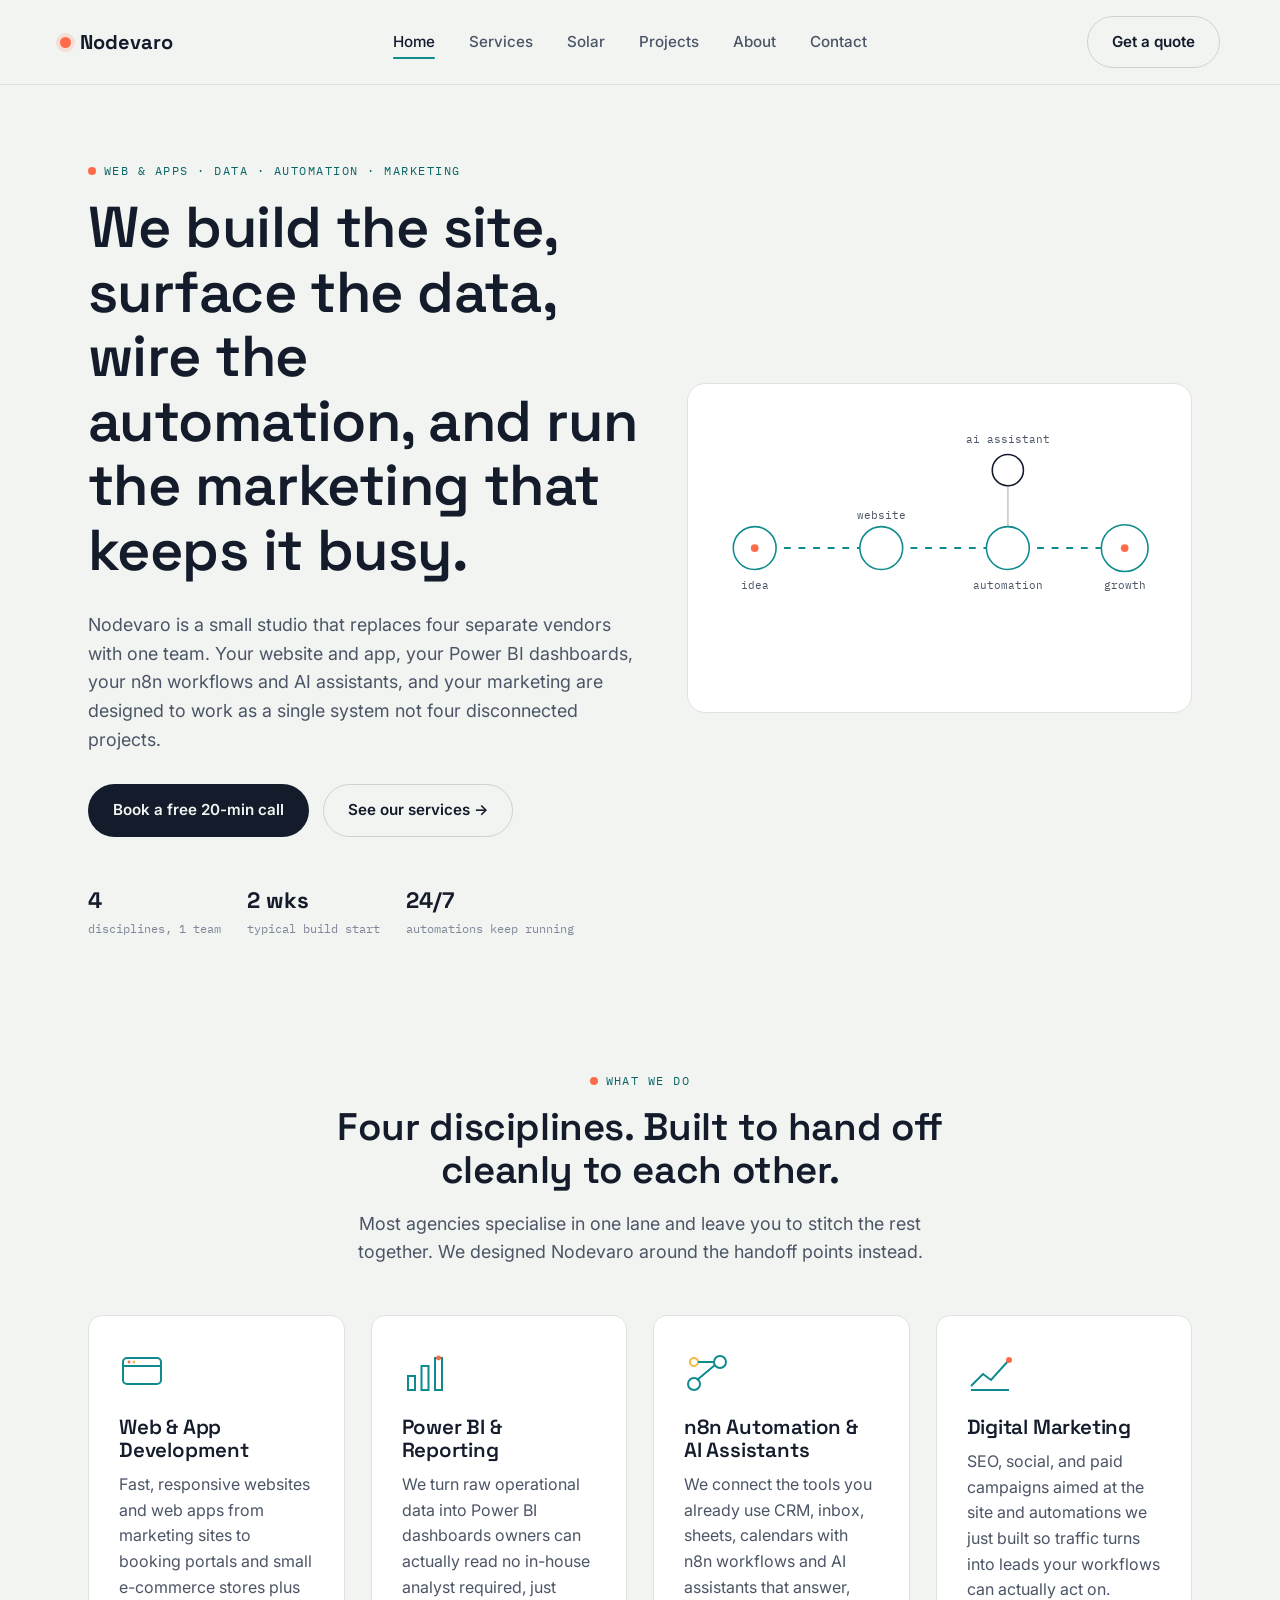
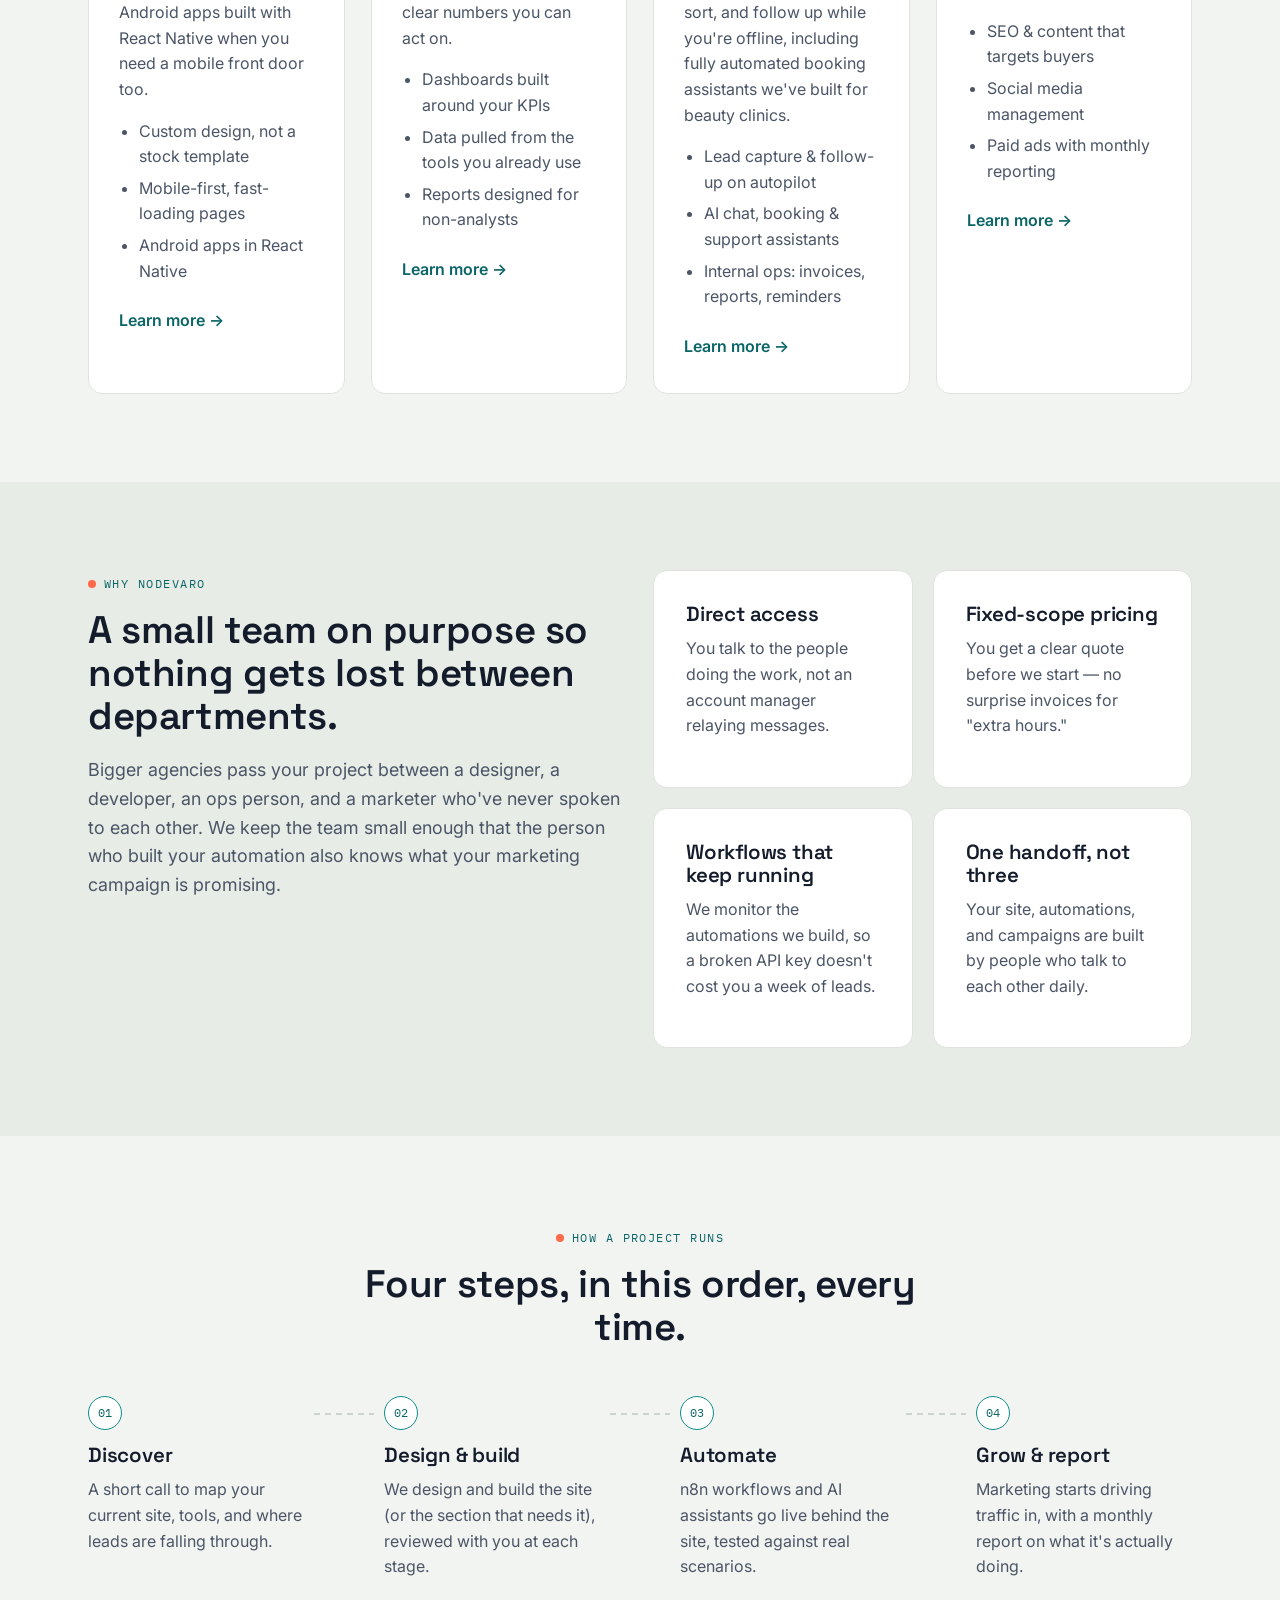
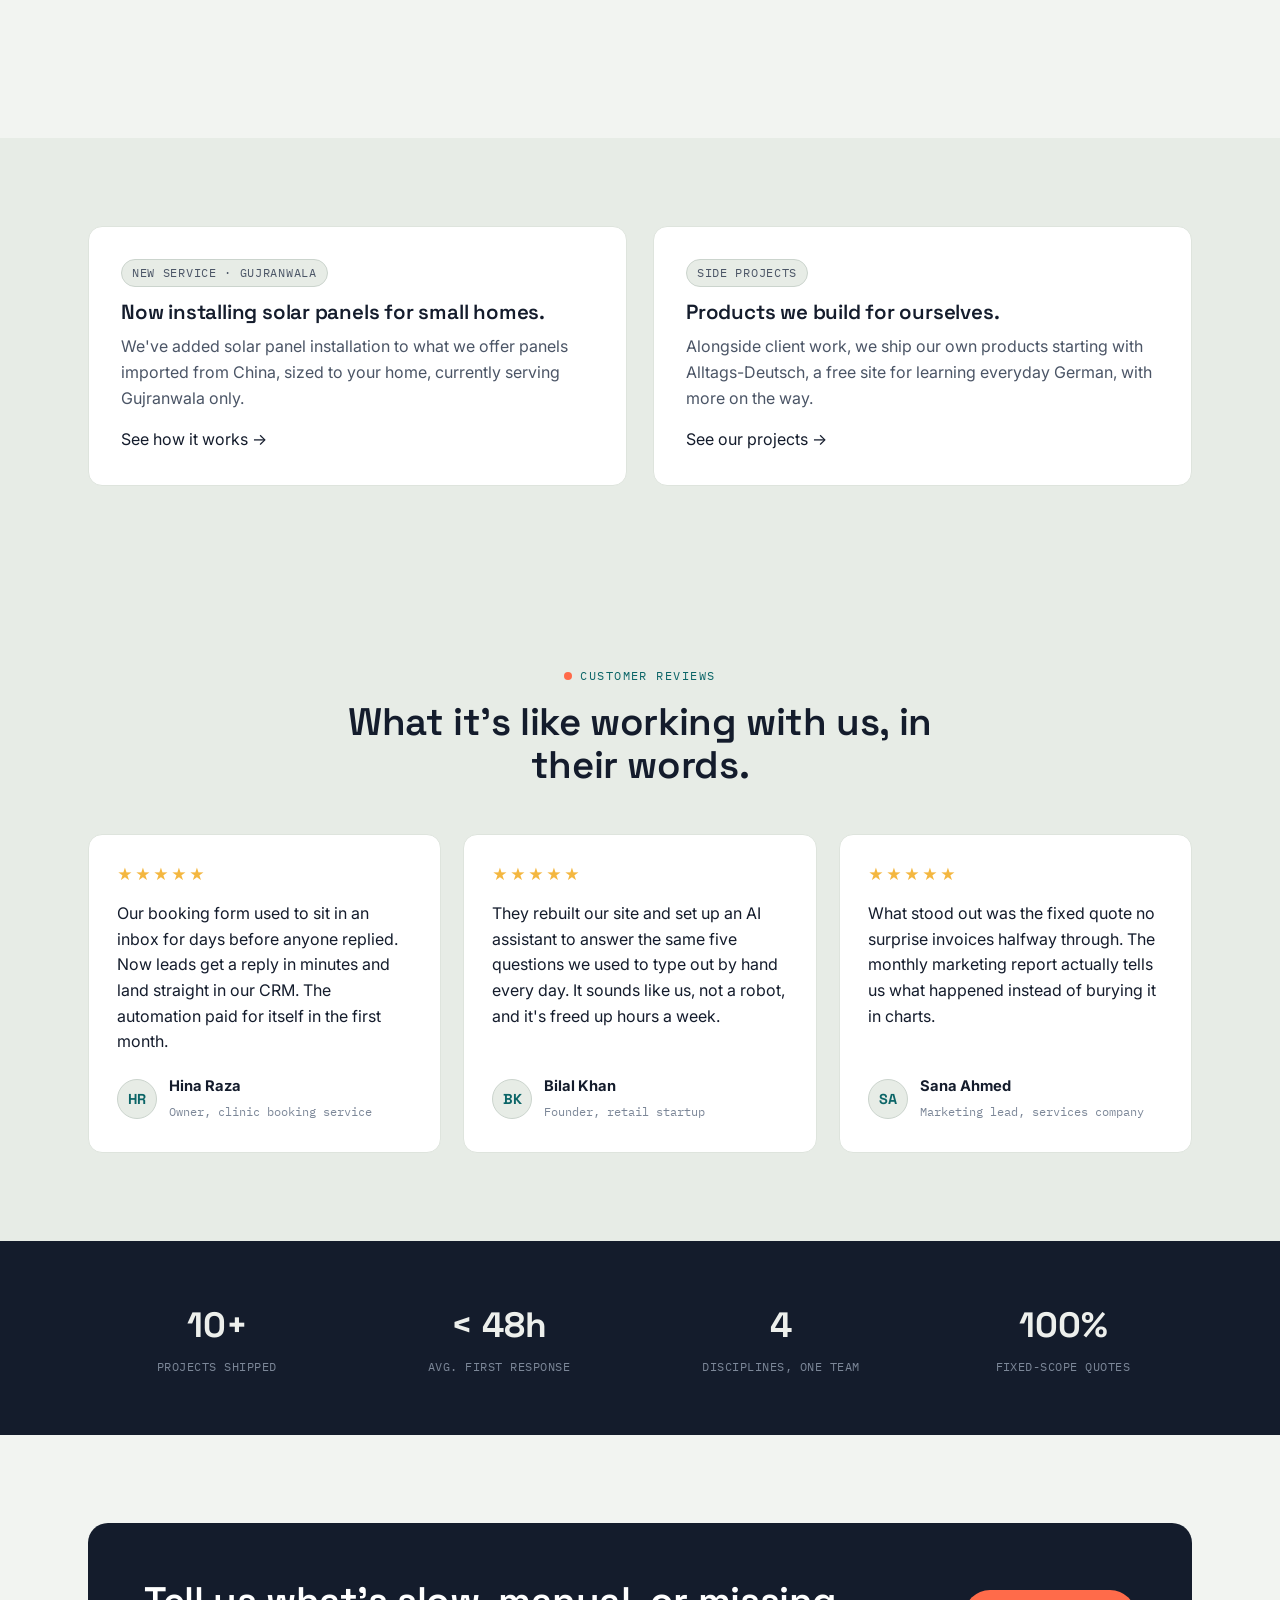
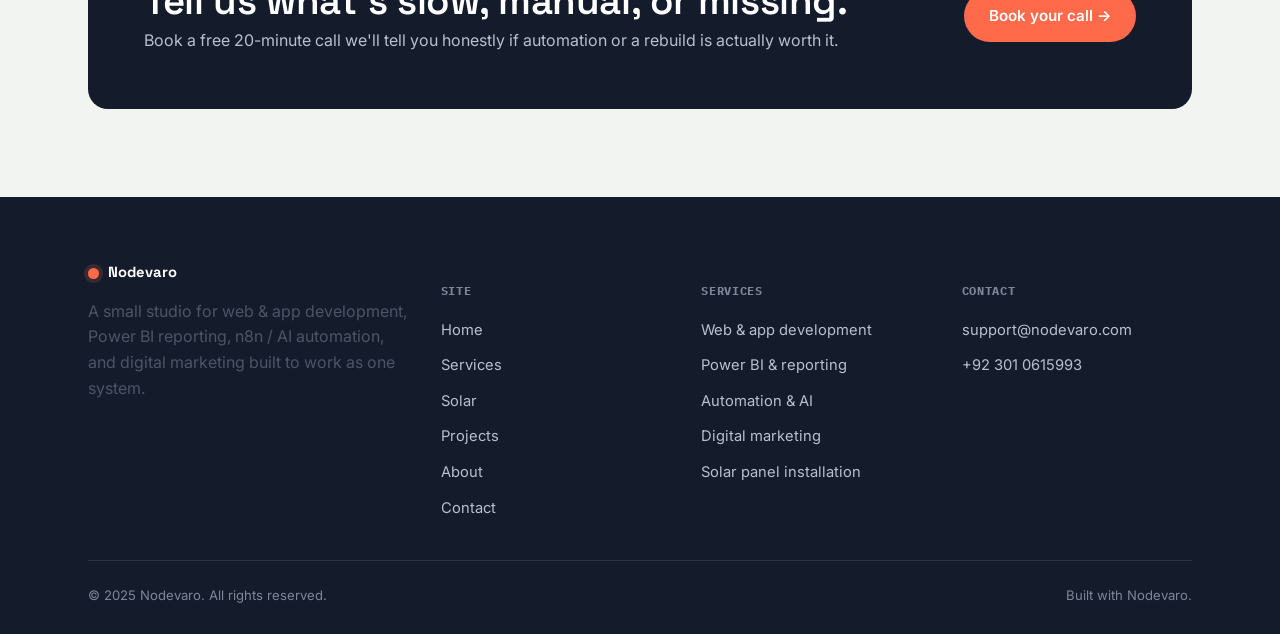
<file: index.html>
<!DOCTYPE html>
<html lang="en">
<head>
<meta charset="UTF-8">
<meta name="viewport" content="width=device-width, initial-scale=1.0">
<title>Nodevaro</title>
<meta name="description" content="Nodevaro is a small studio building websites and Android apps, Power BI dashboards, n8n / AI-assistant automations, and digital marketing that work together as one system.">
<meta name="google-site-verification" content="1rMuhBTFb413fwp9UvO4lxxqVjxeT5rbpcoFncxylww" />
<link rel="icon" type="image/svg+xml" href="/assets/favicon.svg">
<link rel="preconnect" href="https://fonts.googleapis.com">
<link rel="preconnect" href="https://fonts.gstatic.com" crossorigin>
<link href="https://fonts.googleapis.com/css2?family=Space+Grotesk:wght@500;600;700&family=Inter:wght@400;500;600;700&family=IBM+Plex+Mono:wght@400;500&display=swap" rel="stylesheet">
<link rel="stylesheet" href="css/style.css">
</head>
<body>

<header class="site-header">
  <div class="container nav">
    <a href="index.html" class="logo"><span class="dot"></span>Nodevaro</a>
    <nav>
      <ul class="nav-links">
        <li><a href="index.html" class="active">Home</a></li>
        <li><a href="services.html">Services</a></li>
        <li><a href="solar.html">Solar</a></li>
        <li><a href="projects.html">Projects</a></li>
        <li><a href="about.html">About</a></li>
        <li><a href="contact.html">Contact</a></li>
      </ul>
    </nav>
    <div class="nav-cta">
      <a href="contact.html" class="btn btn-ghost">Get a quote</a>
      <button class="nav-toggle" aria-label="Toggle menu"><span></span><span></span><span></span></button>
    </div>
  </div>
</header>

<main>

  <!-- HERO -->
  <section class="hero">
    <div class="container hero-grid">
      <div>
        <div class="eyebrow">Web &amp; Apps · Data · Automation · Marketing</div>
        <h1>We build the site, surface the data, wire the automation, and run the marketing that keeps it busy.</h1>
        <p class="lede">Nodevaro is a small studio that replaces four separate vendors with one team. Your website and app, your Power BI dashboards, your n8n workflows and AI assistants, and your marketing are designed to work as a single system not four disconnected projects.</p>
        <div class="hero-actions">
          <a href="contact.html" class="btn btn-primary">Book a free 20-min call</a>
          <a href="services.html" class="btn btn-ghost">See our services →</a>
        </div>
        <div class="hero-proof">
          <div><strong>4</strong>disciplines, 1 team</div>
          <div><strong>2 wks</strong>typical build start</div>
          <div><strong>24/7</strong>automations keep running</div>
        </div>
      </div>

      <div class="node-canvas">
        <svg viewBox="0 0 480 300" role="img" aria-label="Diagram showing an idea flowing through website, automation, and marketing nodes into growth">
          <line x1="50" y1="150" x2="180" y2="150" class="flow-line-active"/>
          <line x1="180" y1="150" x2="310" y2="150" class="flow-line-active"/>
          <line x1="310" y1="150" x2="310" y2="70" class="flow-line"/>
          <line x1="310" y1="150" x2="430" y2="150" class="flow-line-active"/>

          <circle cx="50" cy="150" r="22" class="node-circle on"/>
          <circle cx="50" cy="150" r="4" class="node-dot"/>
          <text x="50" y="192" text-anchor="middle" class="node-label">idea</text>

          <circle cx="180" cy="150" r="22" class="node-circle on"/>
          <text x="180" y="120" text-anchor="middle" class="node-label">website</text>

          <circle cx="310" cy="150" r="22" class="node-circle on"/>
          <text x="310" y="192" text-anchor="middle" class="node-label">automation</text>

          <circle cx="310" cy="70" r="16" class="node-circle"/>
          <text x="310" y="42" text-anchor="middle" class="node-label">ai assistant</text>

          <circle cx="430" cy="150" r="24" class="node-circle on"/>
          <circle cx="430" cy="150" r="4" class="node-dot"/>
          <text x="430" y="192" text-anchor="middle" class="node-label">growth</text>
        </svg>
      </div>
    </div>
  </section>

  <!-- WHAT WE DO -->
  <section id="what-we-do">
    <div class="container">
      <div class="section-head center">
        <div class="eyebrow">What we do</div>
        <h2>Four disciplines. Built to hand off cleanly to each other.</h2>
        <p class="lede center" style="margin:0 auto;">Most agencies specialise in one lane and leave you to stitch the rest together. We designed Nodevaro around the handoff points instead.</p>
      </div>

      <div class="grid-4">
        <div class="service-card">
          <svg class="service-icon" viewBox="0 0 46 46"><rect x="4" y="8" width="38" height="26" rx="4" fill="none" stroke="#0F8B8D" stroke-width="2"/><line x1="4" y1="16" x2="42" y2="16" stroke="#0F8B8D" stroke-width="2"/><circle cx="10" cy="12" r="1.4" fill="#FF6B4A"/><circle cx="15" cy="12" r="1.4" fill="#F4B740"/></svg>
          <h3>Web &amp; App Development</h3>
          <p>Fast, responsive websites and web apps from marketing sites to booking portals and small e-commerce stores plus Android apps built with React Native when you need a mobile front door too.</p>
          <ul>
            <li>Custom design, not a stock template</li>
            <li>Mobile-first, fast-loading pages</li>
            <li>Android apps in React Native</li>
          </ul>
          <a href="services.html#web-development" class="learn">Learn more →</a>
        </div>

        <div class="service-card">
          <svg class="service-icon" viewBox="0 0 46 46"><rect x="6" y="26" width="7" height="14" fill="none" stroke="#0F8B8D" stroke-width="2"/><rect x="19.5" y="16" width="7" height="24" fill="none" stroke="#0F8B8D" stroke-width="2"/><rect x="33" y="8" width="7" height="32" fill="none" stroke="#0F8B8D" stroke-width="2"/><circle cx="36.5" cy="8" r="2.4" fill="#FF6B4A"/></svg>
          <h3>Power BI &amp; Reporting</h3>
          <p>We turn raw operational data into Power BI dashboards owners can actually read no in-house analyst required, just clear numbers you can act on.</p>
          <ul>
            <li>Dashboards built around your KPIs</li>
            <li>Data pulled from the tools you already use</li>
            <li>Reports designed for non-analysts</li>
          </ul>
          <a href="services.html#data-analytics" class="learn">Learn more →</a>
        </div>

        <div class="service-card">
          <svg class="service-icon" viewBox="0 0 46 46"><circle cx="10" cy="34" r="6" fill="none" stroke="#0F8B8D" stroke-width="2"/><circle cx="36" cy="12" r="6" fill="none" stroke="#0F8B8D" stroke-width="2"/><circle cx="10" cy="12" r="4" fill="none" stroke="#F4B740" stroke-width="2"/><path d="M14 12 H30 M13 30 L31 15" stroke="#0F8B8D" stroke-width="2" fill="none"/></svg>
          <h3>n8n Automation &amp; AI Assistants</h3>
          <p>We connect the tools you already use CRM, inbox, sheets, calendars with n8n workflows and AI assistants that answer, sort, and follow up while you're offline, including fully automated booking assistants we've built for beauty clinics.</p>
          <ul>
            <li>Lead capture &amp; follow-up on autopilot</li>
            <li>AI chat, booking &amp; support assistants</li>
            <li>Internal ops: invoices, reports, reminders</li>
          </ul>
          <a href="services.html#automation" class="learn">Learn more →</a>
        </div>

        <div class="service-card">
          <svg class="service-icon" viewBox="0 0 46 46"><polyline points="4,36 16,24 24,30 42,10" fill="none" stroke="#0F8B8D" stroke-width="2"/><circle cx="42" cy="10" r="3" fill="#FF6B4A"/><line x1="4" y1="40" x2="42" y2="40" stroke="#0F8B8D" stroke-width="2"/></svg>
          <h3>Digital Marketing</h3>
          <p>SEO, social, and paid campaigns aimed at the site and automations we just built so traffic turns into leads your workflows can actually act on.</p>
          <ul>
            <li>SEO &amp; content that targets buyers</li>
            <li>Social media management</li>
            <li>Paid ads with monthly reporting</li>
          </ul>
          <a href="services.html#marketing" class="learn">Learn more →</a>
        </div>
      </div>
    </div>
  </section>

  <!-- WHY US -->
  <section class="section-alt">
    <div class="container grid-2">
      <div>
        <div class="eyebrow">Why Nodevaro</div>
        <h2>A small team on purpose so nothing gets lost between departments.</h2>
        <p class="lede">Bigger agencies pass your project between a designer, a developer, an ops person, and a marketer who've never spoken to each other. We keep the team small enough that the person who built your automation also knows what your marketing campaign is promising.</p>
      </div>
      <div class="grid-2" style="gap:20px;">
        <div class="card">
          <h3>Direct access</h3>
          <p>You talk to the people doing the work, not an account manager relaying messages.</p>
        </div>
        <div class="card">
          <h3>Fixed-scope pricing</h3>
          <p>You get a clear quote before we start — no surprise invoices for "extra hours."</p>
        </div>
        <div class="card">
          <h3>Workflows that keep running</h3>
          <p>We monitor the automations we build, so a broken API key doesn't cost you a week of leads.</p>
        </div>
        <div class="card">
          <h3>One handoff, not three</h3>
          <p>Your site, automations, and campaigns are built by people who talk to each other daily.</p>
        </div>
      </div>
    </div>
  </section>

  <!-- PROCESS -->
  <section>
    <div class="container">
      <div class="section-head center">
        <div class="eyebrow">How a project runs</div>
        <h2>Four steps, in this order, every time.</h2>
      </div>

      <div class="chain">
        <div class="chain-step">
          <div class="chain-node">01</div>
          <h3>Discover</h3>
          <p>A short call to map your current site, tools, and where leads are falling through.</p>
        </div>
        <div class="chain-connector"></div>
        <div class="chain-step">
          <div class="chain-node">02</div>
          <h3>Design &amp; build</h3>
          <p>We design and build the site (or the section that needs it), reviewed with you at each stage.</p>
        </div>
        <div class="chain-connector"></div>
        <div class="chain-step">
          <div class="chain-node">03</div>
          <h3>Automate</h3>
          <p>n8n workflows and AI assistants go live behind the site, tested against real scenarios.</p>
        </div>
        <div class="chain-connector"></div>
        <div class="chain-step">
          <div class="chain-node">04</div>
          <h3>Grow &amp; report</h3>
          <p>Marketing starts driving traffic in, with a monthly report on what it's actually doing.</p>
        </div>
      </div>
    </div>
  </section>

  <!-- NEW: SOLAR + PROJECTS TEASER -->
  <section class="section-alt">
    <div class="container grid-2">
      <div class="card">
        <div class="tag">New service · Gujranwala</div>
        <h3 style="margin-top:14px;">Now installing solar panels for small homes.</h3>
        <p>We've added solar panel installation to what we offer panels imported from China, sized to your home, currently serving Gujranwala only.</p>
        <a href="solar.html" class="learn">See how it works →</a>
      </div>
      <div class="card">
        <div class="tag">Side projects</div>
        <h3 style="margin-top:14px;">Products we build for ourselves.</h3>
        <p>Alongside client work, we ship our own products starting with Alltags-Deutsch, a free site for learning everyday German, with more on the way.</p>
        <a href="projects.html" class="learn">See our projects →</a>
      </div>
    </div>
  </section>

  <!-- CUSTOMER REVIEWS -->
  <section class="section-alt">
    <div class="container">
      <div class="section-head center">
        <div class="eyebrow">Customer reviews</div>
        <h2>What it's like working with us, in their words.</h2>
      </div>

      <div class="review-grid">
        <div class="review-card">
          <div class="review-stars">★★★★★</div>
          <p class="review-quote">Our booking form used to sit in an inbox for days before anyone replied. Now leads get a reply in minutes and land straight in our CRM. The automation paid for itself in the first month.</p>
          <div class="review-person">
            <div class="review-avatar">HR</div>
            <div class="who"><strong>Hina Raza</strong><span>Owner, clinic booking service</span></div>
          </div>
        </div>

        <div class="review-card">
          <div class="review-stars">★★★★★</div>
          <p class="review-quote">They rebuilt our site and set up an AI assistant to answer the same five questions we used to type out by hand every day. It sounds like us, not a robot, and it's freed up hours a week.</p>
          <div class="review-person">
            <div class="review-avatar">BK</div>
            <div class="who"><strong>Bilal Khan</strong><span>Founder, retail startup</span></div>
          </div>
        </div>

        <div class="review-card">
          <div class="review-stars">★★★★★</div>
          <p class="review-quote">What stood out was the fixed quote no surprise invoices halfway through. The monthly marketing report actually tells us what happened instead of burying it in charts.</p>
          <div class="review-person">
            <div class="review-avatar">SA</div>
            <div class="who"><strong>Sana Ahmed</strong><span>Marketing lead, services company</span></div>
          </div>
        </div>
      </div>
    </div>
  </section>

  <!-- STATS -->
  <section class="section-ink section-tight">
    <div class="container">
      <div class="stat-band">
        <div><strong>10+</strong><span>PROJECTS SHIPPED</span></div>
        <div><strong>&lt; 48h</strong><span>AVG. FIRST RESPONSE</span></div>
        <div><strong>4</strong><span>DISCIPLINES, ONE TEAM</span></div>
        <div><strong>100%</strong><span>FIXED-SCOPE QUOTES</span></div>
      </div>
    </div>
  </section>

  <!-- CTA -->
  <section>
    <div class="container">
      <div class="cta-band">
        <div>
          <h2>Tell us what's slow, manual, or missing.</h2>
          <p>Book a free 20-minute call we'll tell you honestly if automation or a rebuild is actually worth it.</p>
        </div>
        <a href="contact.html" class="btn btn-coral">Book your call →</a>
      </div>
    </div>
  </section>

</main>

<footer class="site-footer">
  <div class="container">
    <div class="footer-grid">
      <div class="footer-col">
        <a href="index.html" class="logo"><span class="dot"></span>Nodevaro</a>
        <p style="margin-top:14px;max-width:32ch;">A small studio for web &amp; app development, Power BI reporting, n8n / AI automation, and digital marketing built to work as one system.</p>
      </div>
      <div class="footer-col">
        <h5>Site</h5>
        <ul>
          <li><a href="index.html">Home</a></li>
          <li><a href="services.html">Services</a></li>
          <li><a href="solar.html">Solar</a></li>
          <li><a href="projects.html">Projects</a></li>
          <li><a href="about.html">About</a></li>
          <li><a href="contact.html">Contact</a></li>
        </ul>
      </div>
      <div class="footer-col">
        <h5>Services</h5>
        <ul>
          <li><a href="services.html#web-development">Web &amp; app development</a></li>
          <li><a href="services.html#data-analytics">Power BI &amp; reporting</a></li>
          <li><a href="services.html#automation">Automation &amp; AI</a></li>
          <li><a href="services.html#marketing">Digital marketing</a></li>
          <li><a href="solar.html">Solar panel installation</a></li>
        </ul>
      </div>
      <div class="footer-col">
        <h5>Contact</h5>
        <ul>
          <li><a href="mailto:ameerhamzaabbas4@gmail.com">support@nodevaro.com</a></li>
          <li><a href="tel:+923010615993">+92 301 0615993</a></li>
        </ul>
      </div>
    </div>
    <div class="footer-bottom">
      <span>© 2025 Nodevaro. All rights reserved.</span>
      <span>Built with Nodevaro.</span>
    </div>
  </div>
</footer>

<script src="js/main.js"></script>
</body>
</html>
</file>
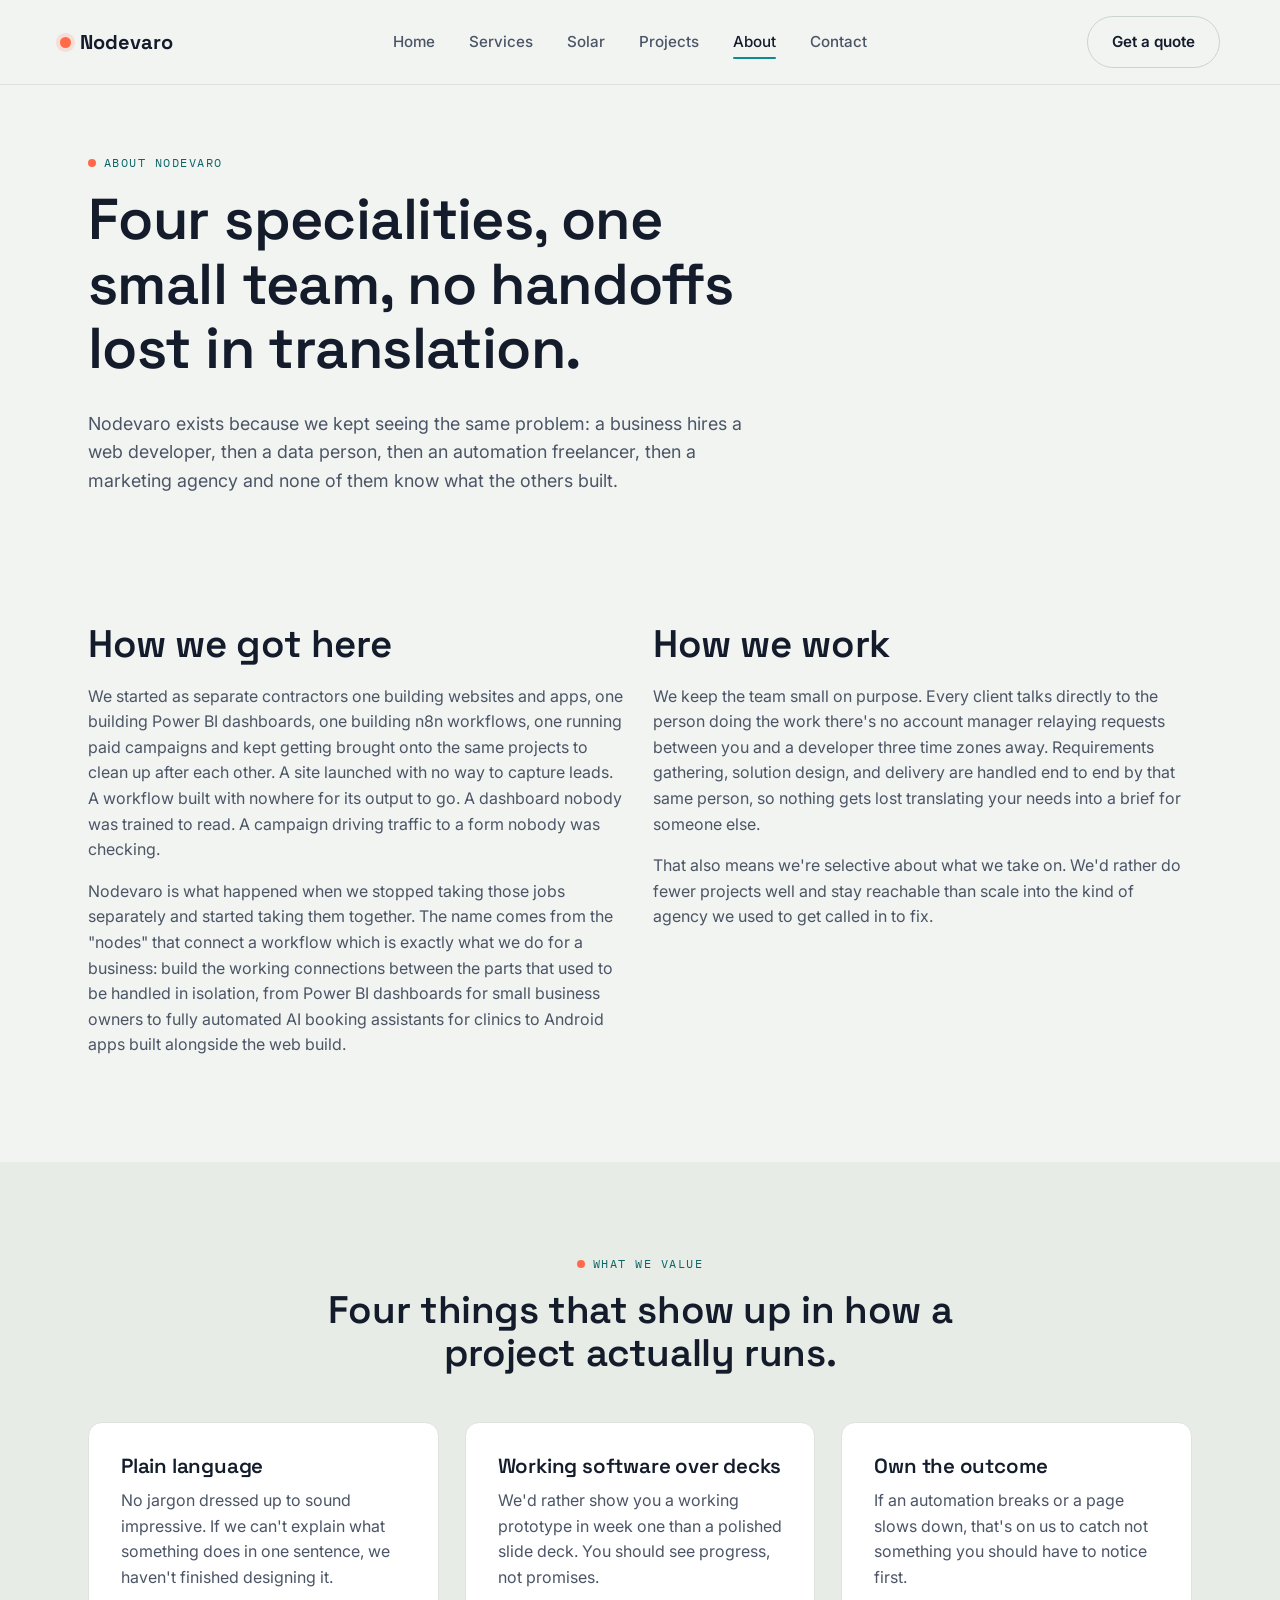
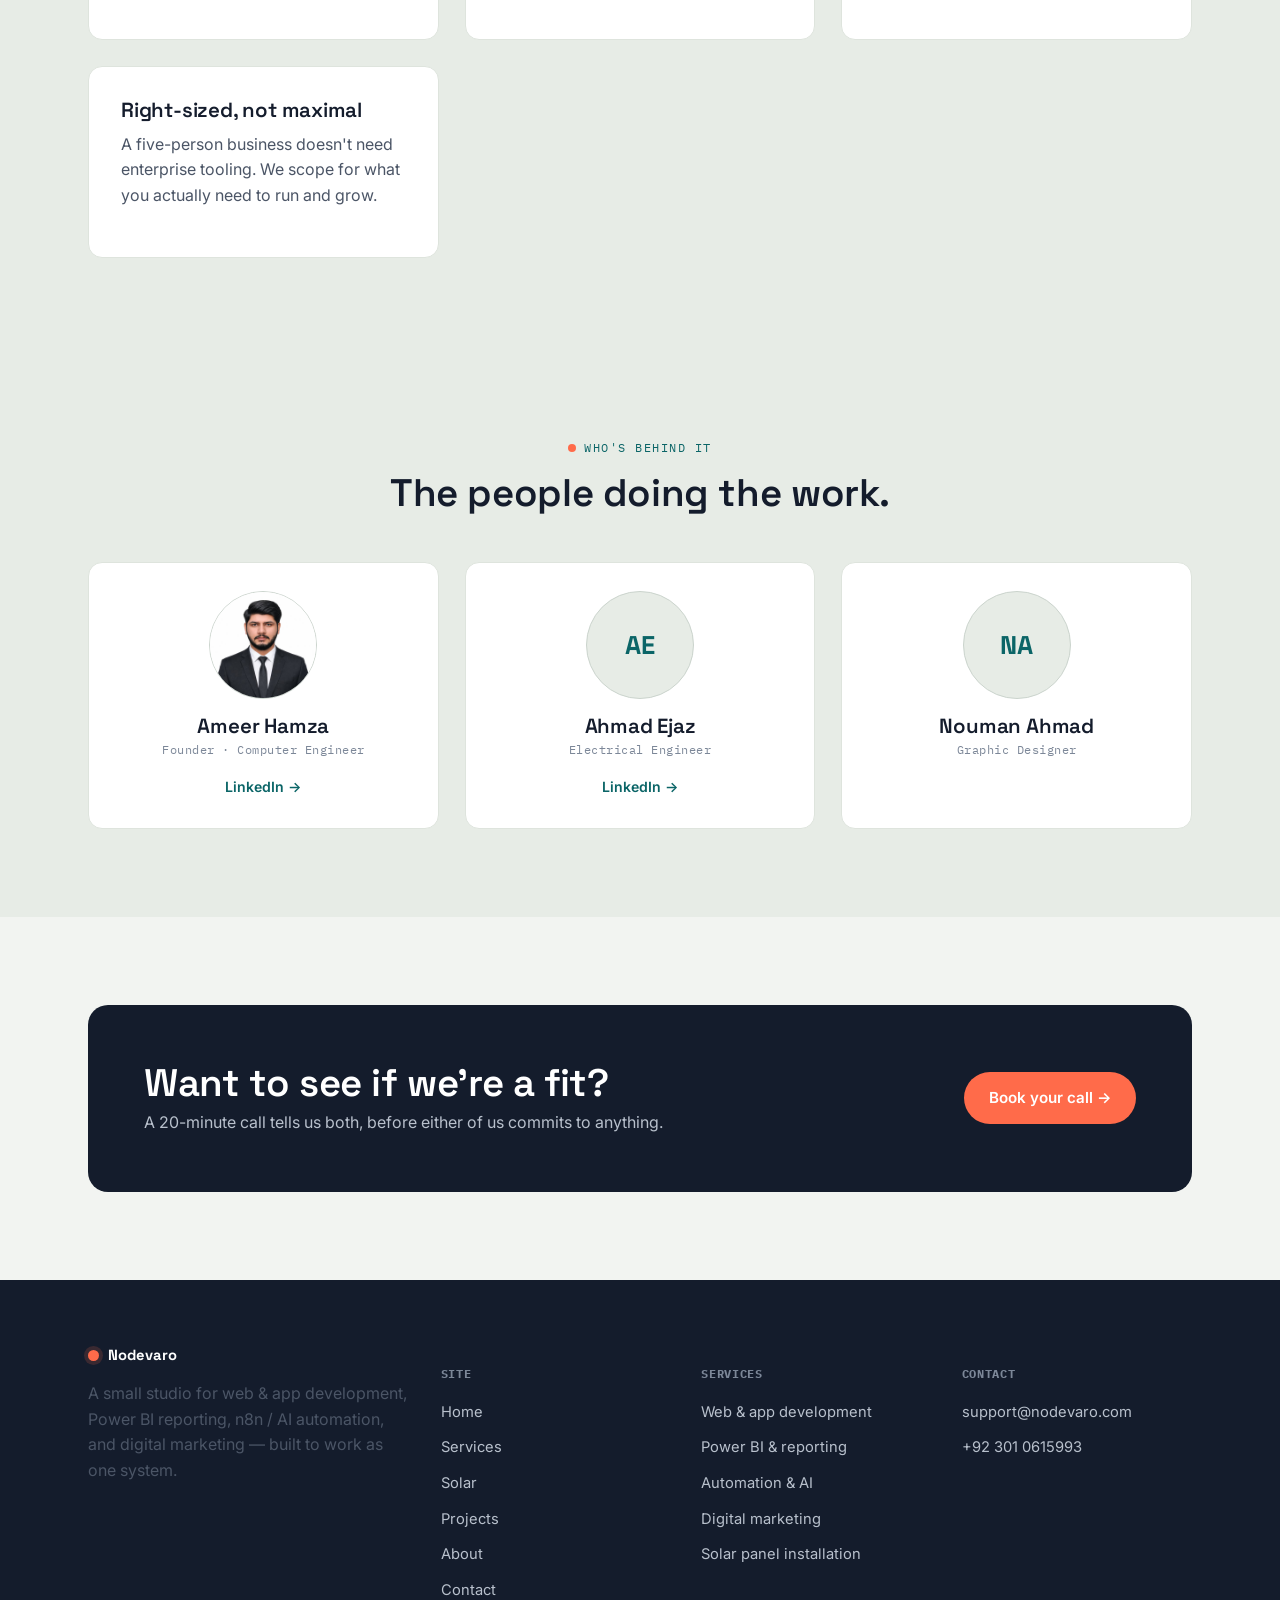
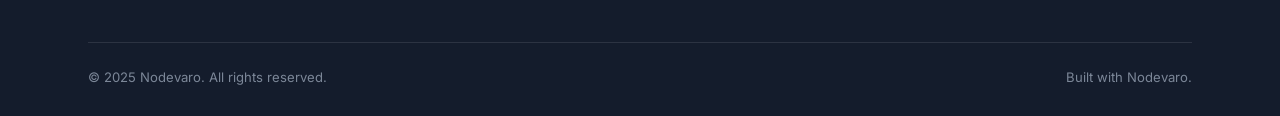
<file: about.html>
<!DOCTYPE html>
<html lang="en">
<head>
<meta charset="UTF-8">
<meta name="viewport" content="width=device-width, initial-scale=1.0">
<title>About — Nodevaro</title>
<meta name="description" content="Why Nodevaro stays small on purpose, and how a web & app dev, data analytics, automation, and marketing team works under one roof.">
<link rel="icon" type="image/svg+xml" href="assets/favicon.svg">
<link rel="preconnect" href="https://fonts.googleapis.com">
<link rel="preconnect" href="https://fonts.gstatic.com" crossorigin>
<link href="https://fonts.googleapis.com/css2?family=Space+Grotesk:wght@500;600;700&family=Inter:wght@400;500;600;700&family=IBM+Plex+Mono:wght@400;500&display=swap" rel="stylesheet">
<link rel="stylesheet" href="css/style.css">
</head>
<body>

<header class="site-header">
  <div class="container nav">
    <a href="index.html" class="logo"><span class="dot"></span>Nodevaro</a>
    <nav>
      <ul class="nav-links">
        <li><a href="index.html">Home</a></li>
        <li><a href="services.html">Services</a></li>
        <li><a href="solar.html">Solar</a></li>
        <li><a href="projects.html">Projects</a></li>
        <li><a href="about.html" class="active">About</a></li>
        <li><a href="contact.html">Contact</a></li>
      </ul>
    </nav>
    <div class="nav-cta">
      <a href="contact.html" class="btn btn-ghost">Get a quote</a>
      <button class="nav-toggle" aria-label="Toggle menu"><span></span><span></span><span></span></button>
    </div>
  </div>
</header>

<main>

  <section class="page-hero">
    <div class="container">
      <div class="eyebrow">About Nodevaro</div>
      <h1>Four specialities, one small team, no handoffs lost in translation.</h1>
      <p class="lede">Nodevaro exists because we kept seeing the same problem: a business hires a web developer, then a data person, then an automation freelancer, then a marketing agency and none of them know what the others built.</p>
    </div>
  </section>

  <section>
    <div class="container grid-2">
      <div>
        <h2>How we got here</h2>
        <p>We started as separate contractors one building websites and apps, one building Power BI dashboards, one building n8n workflows, one running paid campaigns and kept getting brought onto the same projects to clean up after each other. A site launched with no way to capture leads. A workflow built with nowhere for its output to go. A dashboard nobody was trained to read. A campaign driving traffic to a form nobody was checking.</p>
        <p>Nodevaro is what happened when we stopped taking those jobs separately and started taking them together. The name comes from the "nodes" that connect a workflow which is exactly what we do for a business: build the working connections between the parts that used to be handled in isolation, from Power BI dashboards for small business owners to fully automated AI booking assistants for clinics to Android apps built alongside the web build.</p>
      </div>
      <div>
        <h2>How we work</h2>
        <p>We keep the team small on purpose. Every client talks directly to the person doing the work there's no account manager relaying requests between you and a developer three time zones away. Requirements gathering, solution design, and delivery are handled end to end by that same person, so nothing gets lost translating your needs into a brief for someone else.</p>
        <p>That also means we're selective about what we take on. We'd rather do fewer projects well and stay reachable than scale into the kind of agency we used to get called in to fix.</p>
      </div>
    </div>
  </section>

  <section class="section-alt">
    <div class="container">
      <div class="section-head center">
        <div class="eyebrow">What we value</div>
        <h2>Four things that show up in how a project actually runs.</h2>
      </div>
      <div class="grid-3">
        <div class="card">
          <h3>Plain language</h3>
          <p>No jargon dressed up to sound impressive. If we can't explain what something does in one sentence, we haven't finished designing it.</p>
        </div>
        <div class="card">
          <h3>Working software over decks</h3>
          <p>We'd rather show you a working prototype in week one than a polished slide deck. You should see progress, not promises.</p>
        </div>
        <div class="card">
          <h3>Own the outcome</h3>
          <p>If an automation breaks or a page slows down, that's on us to catch not something you should have to notice first.</p>
        </div>
        <div class="card">
          <h3>Right-sized, not maximal</h3>
          <p>A five-person business doesn't need enterprise tooling. We scope for what you actually need to run and grow.</p>
        </div>
      </div>
    </div>
  </section>

  <section class="section-alt">
    <div class="container">
      <div class="section-head center">
        <div class="eyebrow">Who's behind it</div>
        <h2>The people doing the work.</h2>
      </div>
      <div class="team-grid">
        <div class="team-card">
          <img src="assets/team/ameer-hamza.jpg" alt="Ameer Hamza" class="team-photo">
          <h3>Ameer Hamza</h3>
          <div class="team-role">Founder · Computer Engineer</div>
          <a href="https://www.linkedin.com/in/ameer-hamza-0aaa89277/" target="_blank" rel="noopener" class="team-link">LinkedIn →</a>
        </div>
        <div class="team-card">
          <div class="team-avatar">AE</div>
          <h3>Ahmad Ejaz</h3>
          <div class="team-role">Electrical Engineer</div>
          <a href="https://www.linkedin.com/in/ahmad-ejaz-7200a2285/" target="_blank" rel="noopener" class="team-link">LinkedIn →</a>
        </div>
        <div class="team-card">
          <div class="team-avatar">NA</div>
          <h3>Nouman Ahmad</h3>
          <div class="team-role">Graphic Designer</div>
        </div>
      </div>
    </div>
  </section>

  <section>
    <div class="container">
      <div class="cta-band">
        <div>
          <h2>Want to see if we're a fit?</h2>
          <p>A 20-minute call tells us both, before either of us commits to anything.</p>
        </div>
        <a href="contact.html" class="btn btn-coral">Book your call →</a>
      </div>
    </div>
  </section>

</main>

<footer class="site-footer">
  <div class="container">
    <div class="footer-grid">
      <div class="footer-col">
        <a href="index.html" class="logo"><span class="dot"></span>Nodevaro</a>
        <p style="margin-top:14px;max-width:32ch;">A small studio for web &amp; app development, Power BI reporting, n8n / AI automation, and digital marketing — built to work as one system.</p>
      </div>
      <div class="footer-col">
        <h5>Site</h5>
        <ul>
          <li><a href="index.html">Home</a></li>
          <li><a href="services.html">Services</a></li>
          <li><a href="solar.html">Solar</a></li>
          <li><a href="projects.html">Projects</a></li>
          <li><a href="about.html">About</a></li>
          <li><a href="contact.html">Contact</a></li>
        </ul>
      </div>
      <div class="footer-col">
        <h5>Services</h5>
        <ul>
          <li><a href="services.html#web-development">Web &amp; app development</a></li>
          <li><a href="services.html#data-analytics">Power BI &amp; reporting</a></li>
          <li><a href="services.html#automation">Automation &amp; AI</a></li>
          <li><a href="services.html#marketing">Digital marketing</a></li>
          <li><a href="solar.html">Solar panel installation</a></li>
        </ul>
      </div>
      <div class="footer-col">
        <h5>Contact</h5>
        <ul>
          <li><a href="mailto:ameerhamzaabbas4@gmail.com">support@nodevaro.com</a></li>
          <li><a href="tel:+923010615993">+92 301 0615993</a></li>
        </ul>
      </div>
    </div>
    <div class="footer-bottom">
      <span>© 2025 Nodevaro. All rights reserved.</span>
      <span>Built with Nodevaro.</span>
    </div>
  </div>
</footer>

<script src="js/main.js"></script>
</body>
</html>
</file>
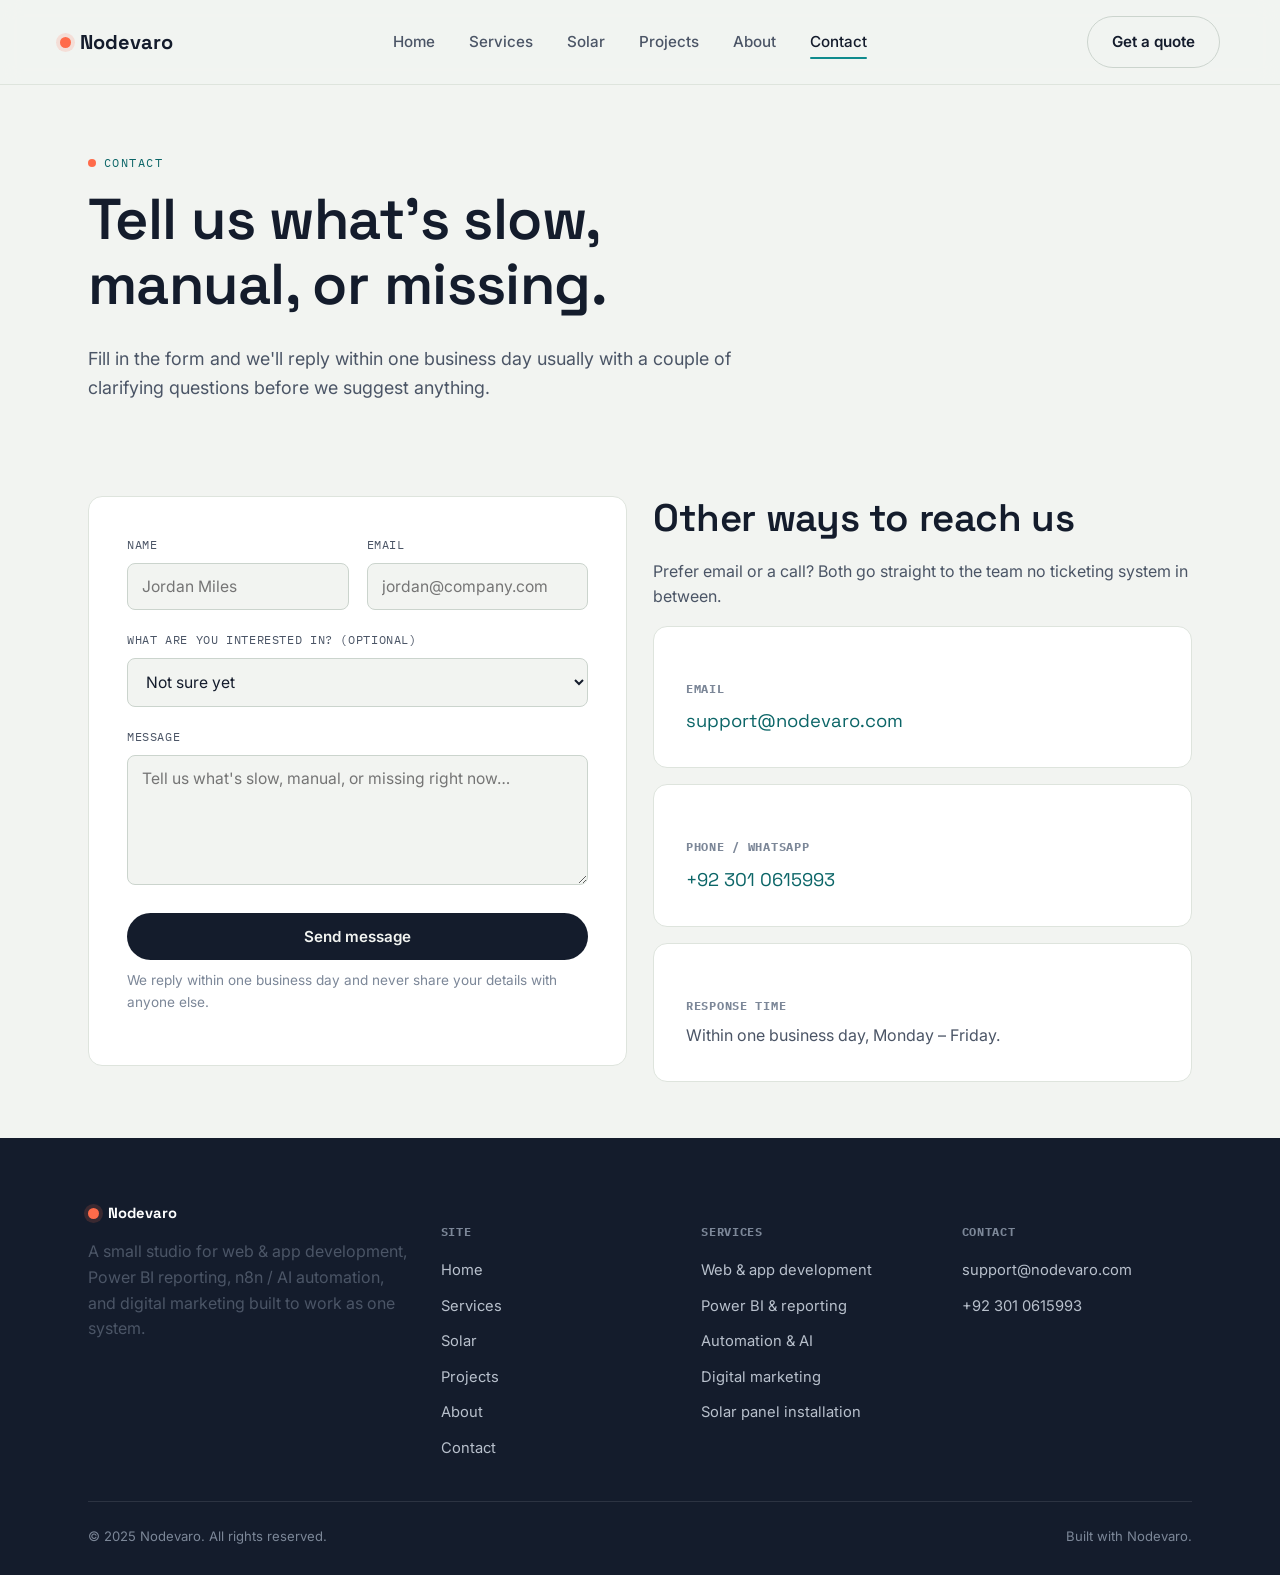
<file: contact.html>
<!DOCTYPE html>
<html lang="en">
<head>
<meta charset="UTF-8">
<meta name="viewport" content="width=device-width, initial-scale=1.0">
<title>Contact — Nodevaro</title>
<meta name="description" content="Tell Nodevaro about your website, app, data, automation, or marketing needs. We reply within one business day.">
<link rel="icon" type="image/svg+xml" href="assets/favicon.svg">
<link rel="preconnect" href="https://fonts.googleapis.com">
<link rel="preconnect" href="https://fonts.gstatic.com" crossorigin>
<link href="https://fonts.googleapis.com/css2?family=Space+Grotesk:wght@500;600;700&family=Inter:wght@400;500;600;700&family=IBM+Plex+Mono:wght@400;500&display=swap" rel="stylesheet">
<link rel="stylesheet" href="css/style.css">
</head>
<body>

<header class="site-header">
  <div class="container nav">
    <a href="index.html" class="logo"><span class="dot"></span>Nodevaro</a>
    <nav>
      <ul class="nav-links">
        <li><a href="index.html">Home</a></li>
        <li><a href="services.html">Services</a></li>
        <li><a href="solar.html">Solar</a></li>
        <li><a href="projects.html">Projects</a></li>
        <li><a href="about.html">About</a></li>
        <li><a href="contact.html" class="active">Contact</a></li>
      </ul>
    </nav>
    <div class="nav-cta">
      <a href="contact.html" class="btn btn-ghost">Get a quote</a>
      <button class="nav-toggle" aria-label="Toggle menu"><span></span><span></span><span></span></button>
    </div>
  </div>
</header>

<main>

  <section class="page-hero">
    <div class="container">
      <div class="eyebrow">Contact</div>
      <h1>Tell us what's slow, manual, or missing.</h1>
      <p class="lede">Fill in the form and we'll reply within one business day usually with a couple of clarifying questions before we suggest anything.</p>
    </div>
  </section>

  <section class="section-tight">
    <div class="container grid-2" style="align-items:start;">

      <div class="form-panel">
        <div id="form-status" class="form-status" role="alert"></div>

        <!-- 
          This form now uses EmailJS with Cloudflare Email Routing.
          When submitted, it sends an email to support@nodevaro.com
          which Cloudflare routes to ameerhamzaabbas4@gmail.com
        -->
        <form id="contact-form">
          <div class="field-row">
            <div class="field">
              <label for="name">Name</label>
              <input type="text" id="name" name="name" placeholder="Jordan Miles" required>
            </div>
            <div class="field">
              <label for="email">Email</label>
              <input type="email" id="email" name="email" placeholder="jordan@company.com" required>
            </div>
          </div>

          <div class="field">
            <label for="service">What are you interested in? <span style="font-weight:400;">(optional)</span></label>
            <select id="service" name="service">
              <option value="Not sure yet">Not sure yet</option>
              <option value="Web development">Web development</option>
              <option value="Android app development">Android app development</option>
              <option value="Power BI dashboards / reporting">Power BI dashboards / reporting</option>
              <option value="n8n automation / AI assistant">n8n automation / AI assistant</option>
              <option value="Digital marketing">Digital marketing</option>
              <option value="More than one">More than one</option>
            </select>
          </div>

          <div class="field">
            <label for="comment">Message</label>
            <textarea id="comment" name="comment" placeholder="Tell us what's slow, manual, or missing right now…" required></textarea>
          </div>

          <button type="submit" class="btn btn-primary btn-block">Send message</button>
          <p class="form-note">We reply within one business day and never share your details with anyone else.</p>
        </form>
      </div>

      <div>
        <h2>Other ways to reach us</h2>
        <p>Prefer email or a call? Both go straight to the team no ticketing system in between.</p>

        <div class="card" style="margin-bottom:16px;">
          <h5 style="font-family:var(--font-mono);text-transform:uppercase;font-size:.75rem;letter-spacing:.06em;color:var(--ink-faint);margin-bottom:8px;">Email</h5>
          <a href="mailto:support@nodevaro.com" style="font-family:var(--font-display);font-size:1.15rem;color:var(--teal-deep);">support@nodevaro.com</a>
        </div>
        <div class="card" style="margin-bottom:16px;">
          <h5 style="font-family:var(--font-mono);text-transform:uppercase;font-size:.75rem;letter-spacing:.06em;color:var(--ink-faint);margin-bottom:8px;">Phone / WhatsApp</h5>
          <a href="https://wa.me/923010615993" target="_blank" style="font-family:var(--font-display);font-size:1.15rem;color:var(--teal-deep);">+92 301 0615993</a>
        </div>
        <div class="card">
          <h5 style="font-family:var(--font-mono);text-transform:uppercase;font-size:.75rem;letter-spacing:.06em;color:var(--ink-faint);margin-bottom:8px;">Response time</h5>
          <p style="margin:0;">Within one business day, Monday – Friday.</p>
        </div>
      </div>

    </div>
  </section>

</main>

<footer class="site-footer">
  <div class="container">
    <div class="footer-grid">
      <div class="footer-col">
        <a href="index.html" class="logo"><span class="dot"></span>Nodevaro</a>
        <p style="margin-top:14px;max-width:32ch;">A small studio for web &amp; app development, Power BI reporting, n8n / AI automation, and digital marketing built to work as one system.</p>
      </div>
      <div class="footer-col">
        <h5>Site</h5>
        <ul>
          <li><a href="index.html">Home</a></li>
          <li><a href="services.html">Services</a></li>
          <li><a href="solar.html">Solar</a></li>
          <li><a href="projects.html">Projects</a></li>
          <li><a href="about.html">About</a></li>
          <li><a href="contact.html">Contact</a></li>
        </ul>
      </div>
      <div class="footer-col">
        <h5>Services</h5>
        <ul>
          <li><a href="services.html#web-development">Web &amp; app development</a></li>
          <li><a href="services.html#data-analytics">Power BI &amp; reporting</a></li>
          <li><a href="services.html#automation">Automation &amp; AI</a></li>
          <li><a href="services.html#marketing">Digital marketing</a></li>
          <li><a href="solar.html">Solar panel installation</a></li>
        </ul>
      </div>
      <div class="footer-col">
        <h5>Contact</h5>
        <ul>
          <li><a href="mailto:support@nodevaro.com">support@nodevaro.com</a></li>
          <li><a href="https://wa.me/923010615993" target="_blank">+92 301 0615993</a></li>
        </ul>
      </div>
    </div>
    <div class="footer-bottom">
      <span>© 2025 Nodevaro. All rights reserved.</span>
      <span>Built with Nodevaro.</span>
    </div>
  </div>
</footer>

<script src="js/main.js"></script>
</body>
</html>
</file>
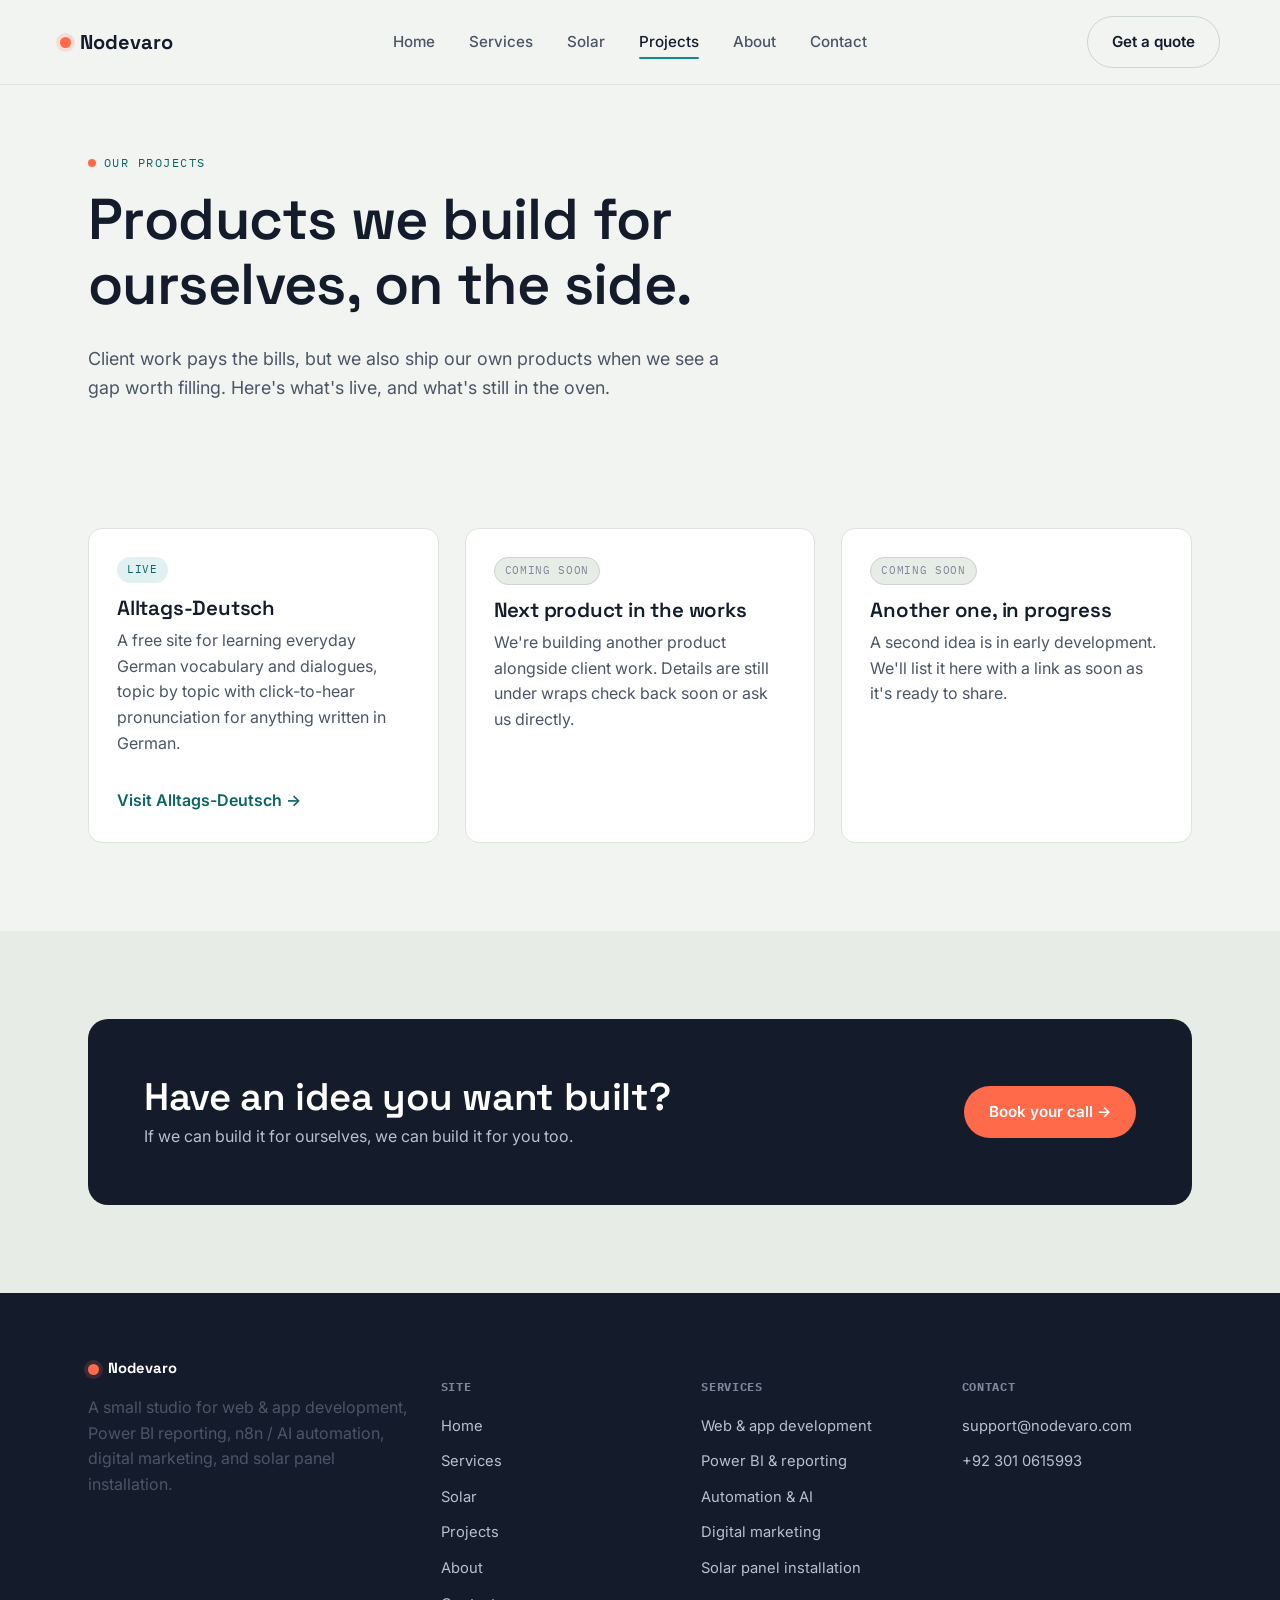
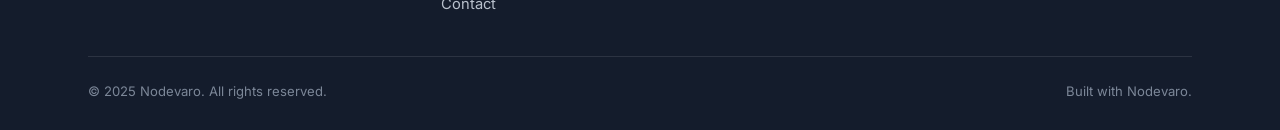
<file: projects.html>
<!DOCTYPE html>
<html lang="en">
<head>
<meta charset="UTF-8">
<meta name="viewport" content="width=device-width, initial-scale=1.0">
<title>Projects — Nodevaro</title>
<meta name="description" content="Products Nodevaro is building on the side — starting with Alltags-Deutsch, a free German-learning site, with more on the way.">
<link rel="icon" type="image/svg+xml" href="assets/favicon.svg">
<link rel="preconnect" href="https://fonts.googleapis.com">
<link rel="preconnect" href="https://fonts.gstatic.com" crossorigin>
<link href="https://fonts.googleapis.com/css2?family=Space+Grotesk:wght@500;600;700&family=Inter:wght@400;500;600;700&family=IBM+Plex+Mono:wght@400;500&display=swap" rel="stylesheet">
<link rel="stylesheet" href="css/style.css">
</head>
<body>

<header class="site-header">
  <div class="container nav">
    <a href="index.html" class="logo"><span class="dot"></span>Nodevaro</a>
    <nav>
      <ul class="nav-links">
        <li><a href="index.html">Home</a></li>
        <li><a href="services.html">Services</a></li>
        <li><a href="solar.html">Solar</a></li>
        <li><a href="projects.html" class="active">Projects</a></li>
        <li><a href="about.html">About</a></li>
        <li><a href="contact.html">Contact</a></li>
      </ul>
    </nav>
    <div class="nav-cta">
      <a href="contact.html" class="btn btn-ghost">Get a quote</a>
      <button class="nav-toggle" aria-label="Toggle menu"><span></span><span></span><span></span></button>
    </div>
  </div>
</header>

<main>

  <section class="page-hero">
    <div class="container">
      <div class="eyebrow">Our projects</div>
      <h1>Products we build for ourselves, on the side.</h1>
      <p class="lede">Client work pays the bills, but we also ship our own products when we see a gap worth filling. Here's what's live, and what's still in the oven.</p>
    </div>
  </section>

  <section>
    <div class="container">
      <div class="project-grid">

        <div class="project-card">
          <span class="project-status live">Live</span>
          <h3>Alltags-Deutsch</h3>
          <p>A free site for learning everyday German vocabulary and dialogues, topic by topic with click-to-hear pronunciation for anything written in German.</p>
          <a href="https://13hamza.github.io/Alltags-Deutsch/" target="_blank" rel="noopener" class="learn">Visit Alltags-Deutsch →</a>
        </div>

        <div class="project-card">
          <span class="project-status soon">Coming soon</span>
          <h3>Next product in the works</h3>
          <p>We're building another product alongside client work. Details are still under wraps check back soon or ask us directly.</p>
        </div>

        <div class="project-card">
          <span class="project-status soon">Coming soon</span>
          <h3>Another one, in progress</h3>
          <p>A second idea is in early development. We'll list it here with a link as soon as it's ready to share.</p>
        </div>

      </div>
    </div>
  </section>

  <section class="section-alt">
    <div class="container">
      <div class="cta-band">
        <div>
          <h2>Have an idea you want built?</h2>
          <p>If we can build it for ourselves, we can build it for you too.</p>
        </div>
        <a href="contact.html" class="btn btn-coral">Book your call →</a>
      </div>
    </div>
  </section>

</main>

<footer class="site-footer">
  <div class="container">
    <div class="footer-grid">
      <div class="footer-col">
        <a href="index.html" class="logo"><span class="dot"></span>Nodevaro</a>
        <p style="margin-top:14px;max-width:32ch;">A small studio for web &amp; app development, Power BI reporting, n8n / AI automation, digital marketing, and solar panel installation.</p>
      </div>
      <div class="footer-col">
        <h5>Site</h5>
        <ul>
          <li><a href="index.html">Home</a></li>
          <li><a href="services.html">Services</a></li>
          <li><a href="solar.html">Solar</a></li>
          <li><a href="projects.html">Projects</a></li>
          <li><a href="about.html">About</a></li>
          <li><a href="contact.html">Contact</a></li>
        </ul>
      </div>
      <div class="footer-col">
        <h5>Services</h5>
        <ul>
          <li><a href="services.html#web-development">Web &amp; app development</a></li>
          <li><a href="services.html#data-analytics">Power BI &amp; reporting</a></li>
          <li><a href="services.html#automation">Automation &amp; AI</a></li>
          <li><a href="services.html#marketing">Digital marketing</a></li>
          <li><a href="solar.html">Solar panel installation</a></li>
        </ul>
      </div>
      <div class="footer-col">
        <h5>Contact</h5>
        <ul>
          <li><a href="mailto:ameerhamzaabbas4@gmail.com">support@nodevaro.com</a></li>
          <li><a href="tel:+923010615993">+92 301 0615993</a></li>
        </ul>
      </div>
    </div>
    <div class="footer-bottom">
      <span>© 2025 Nodevaro. All rights reserved.</span>
      <span>Built with Nodevaro.</span>
    </div>
  </div>
</footer>

<script src="js/main.js"></script>
</body>
</html>
</file>
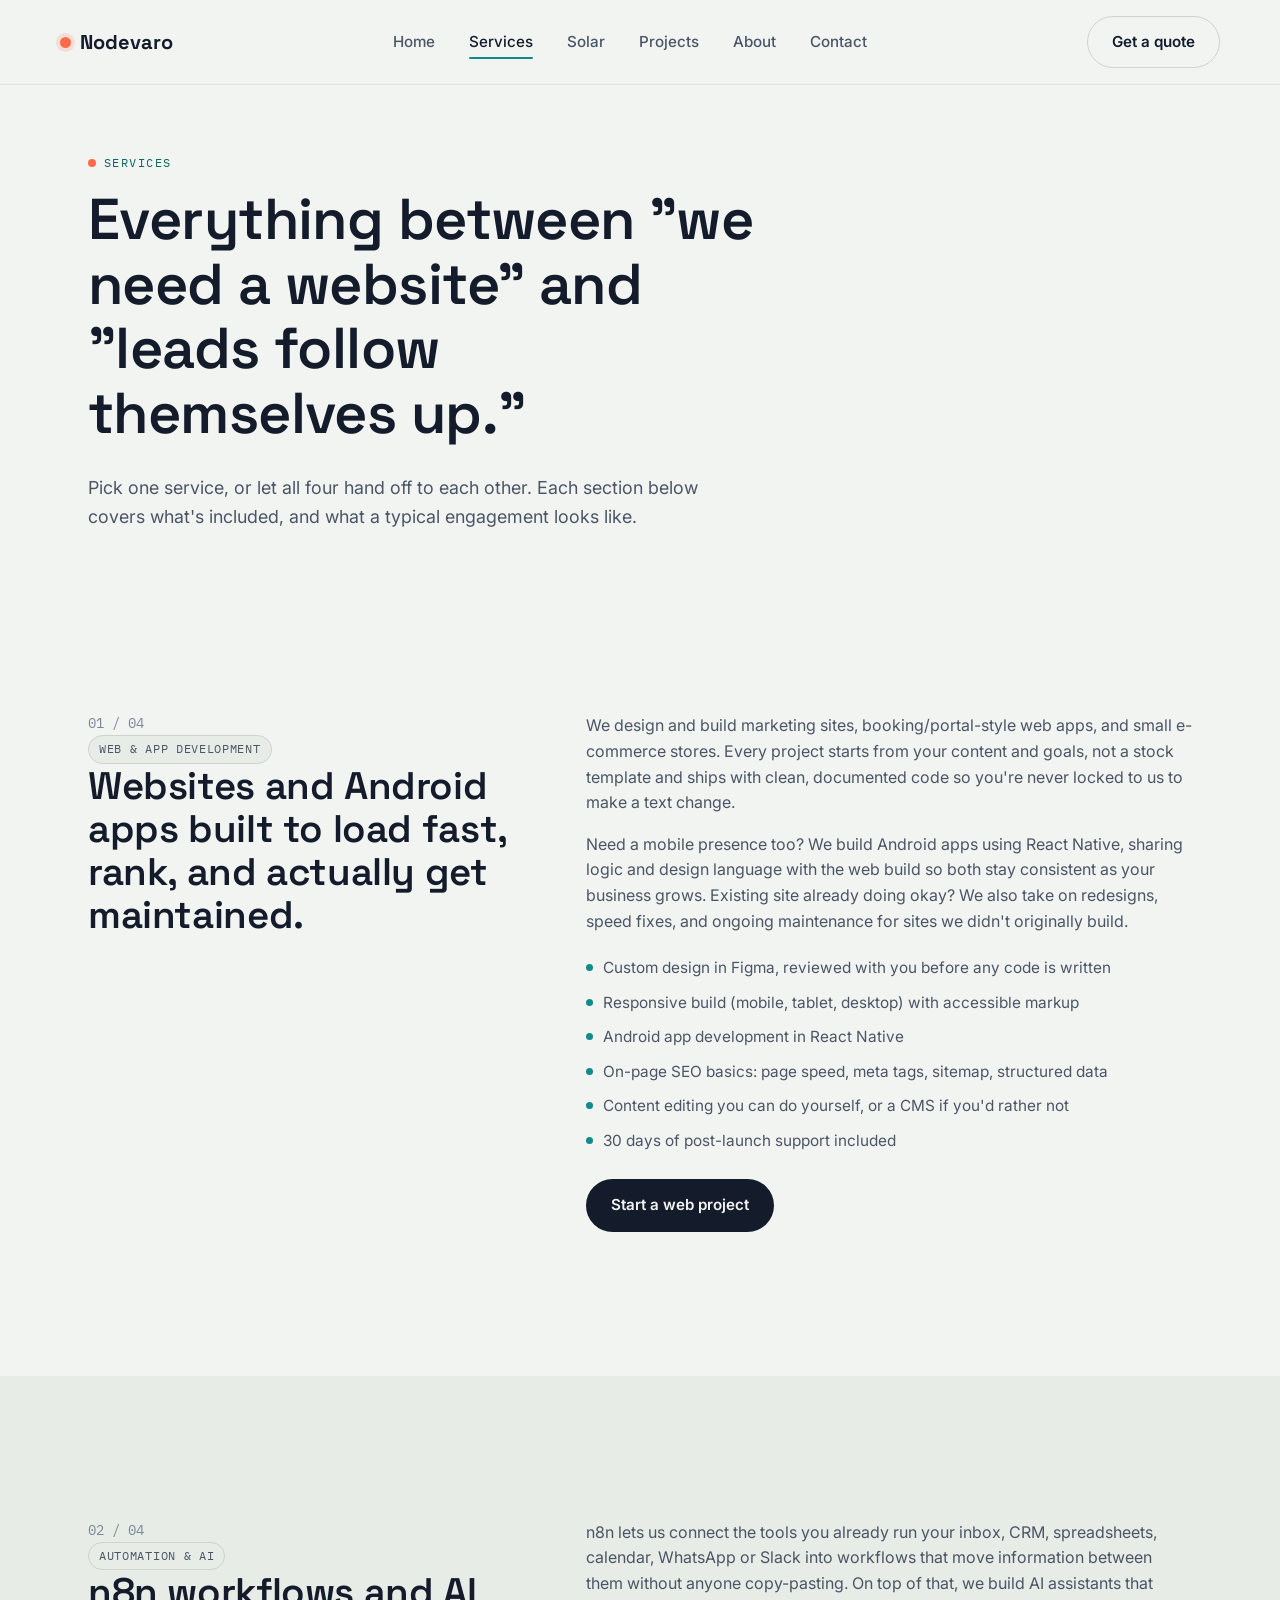
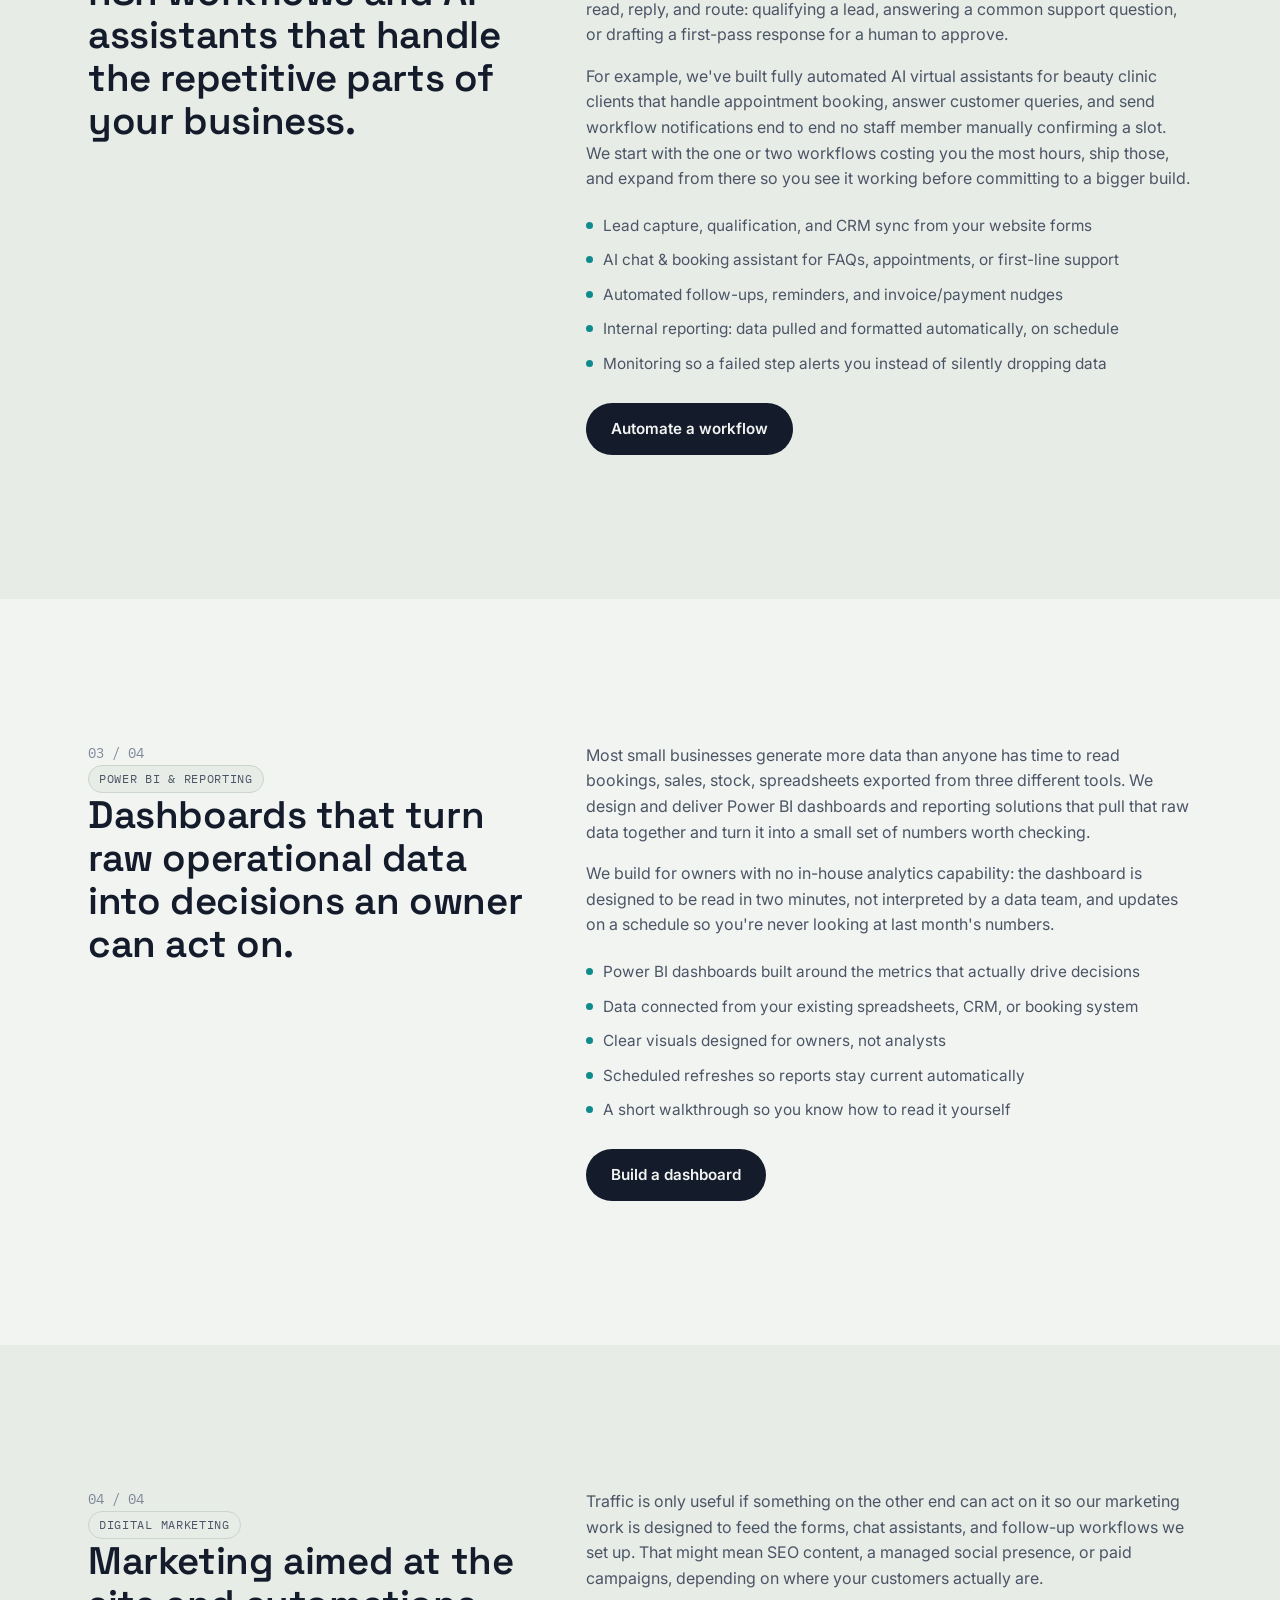
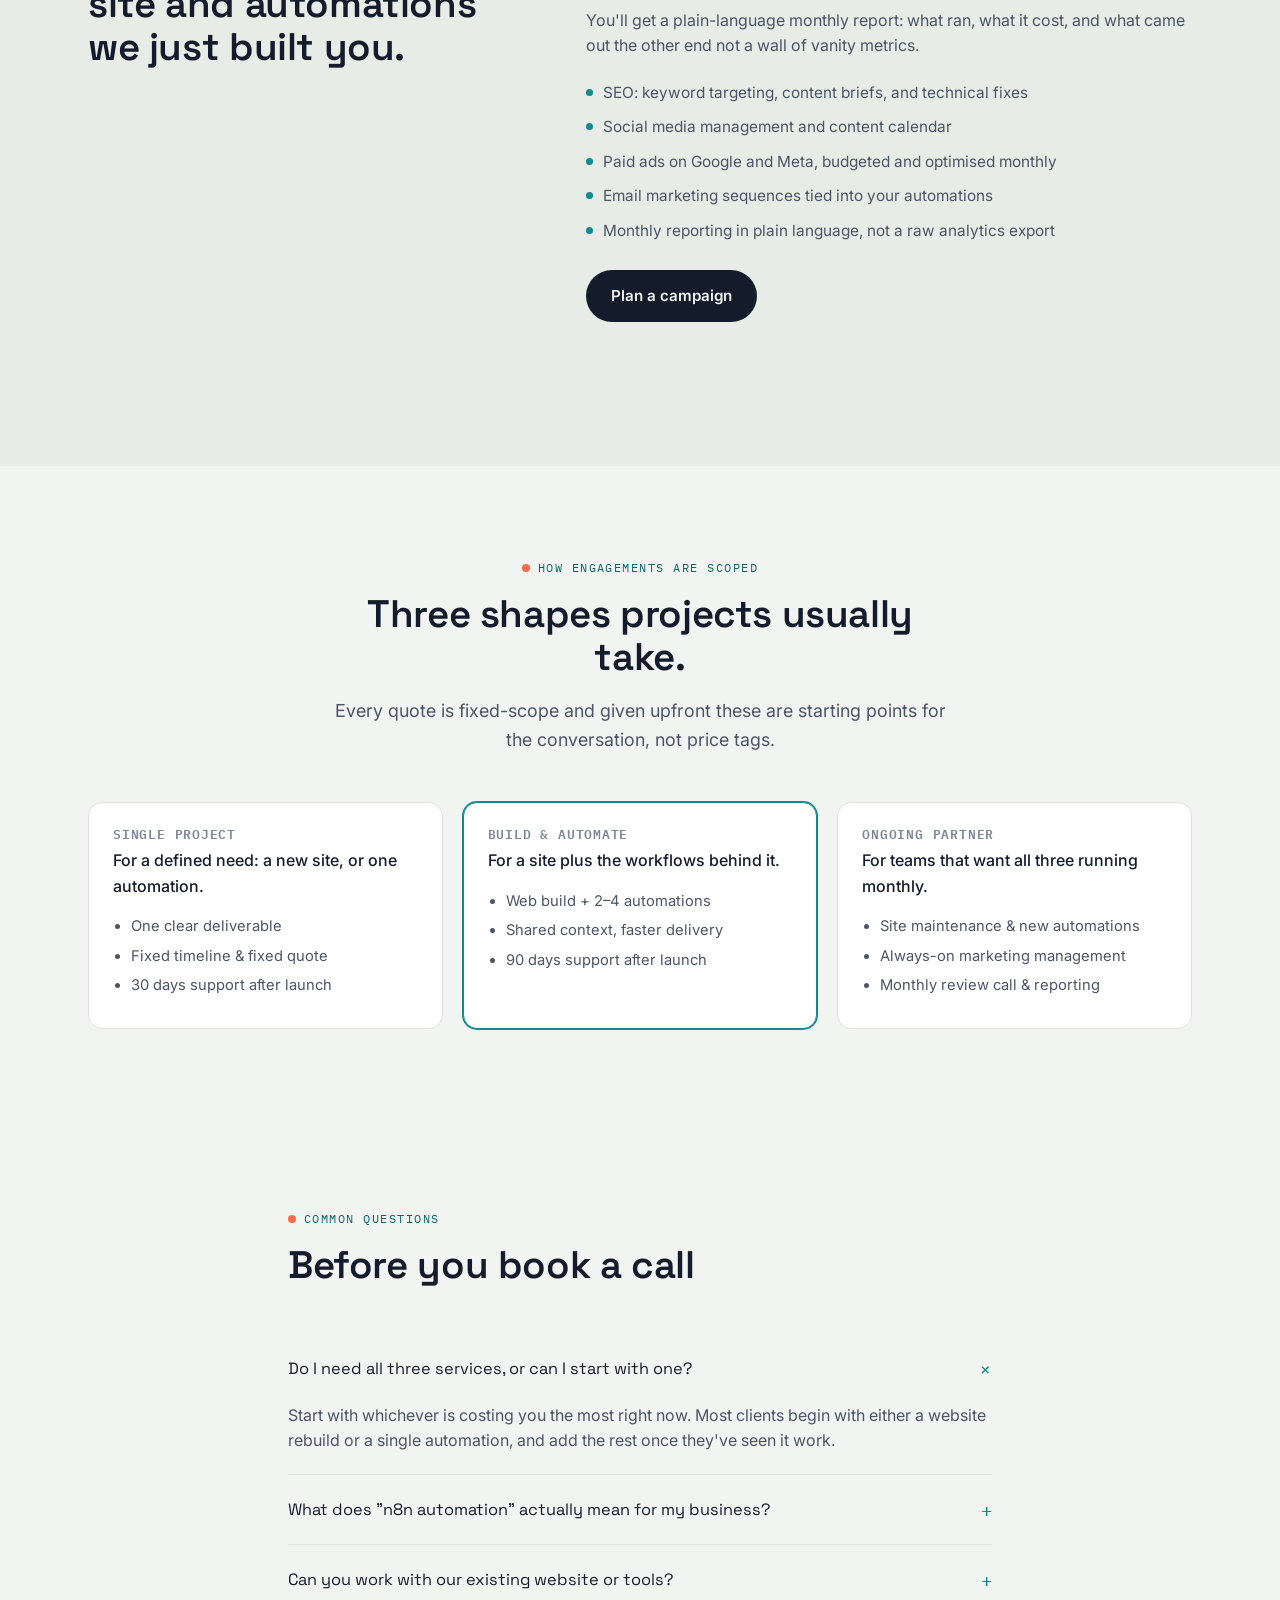
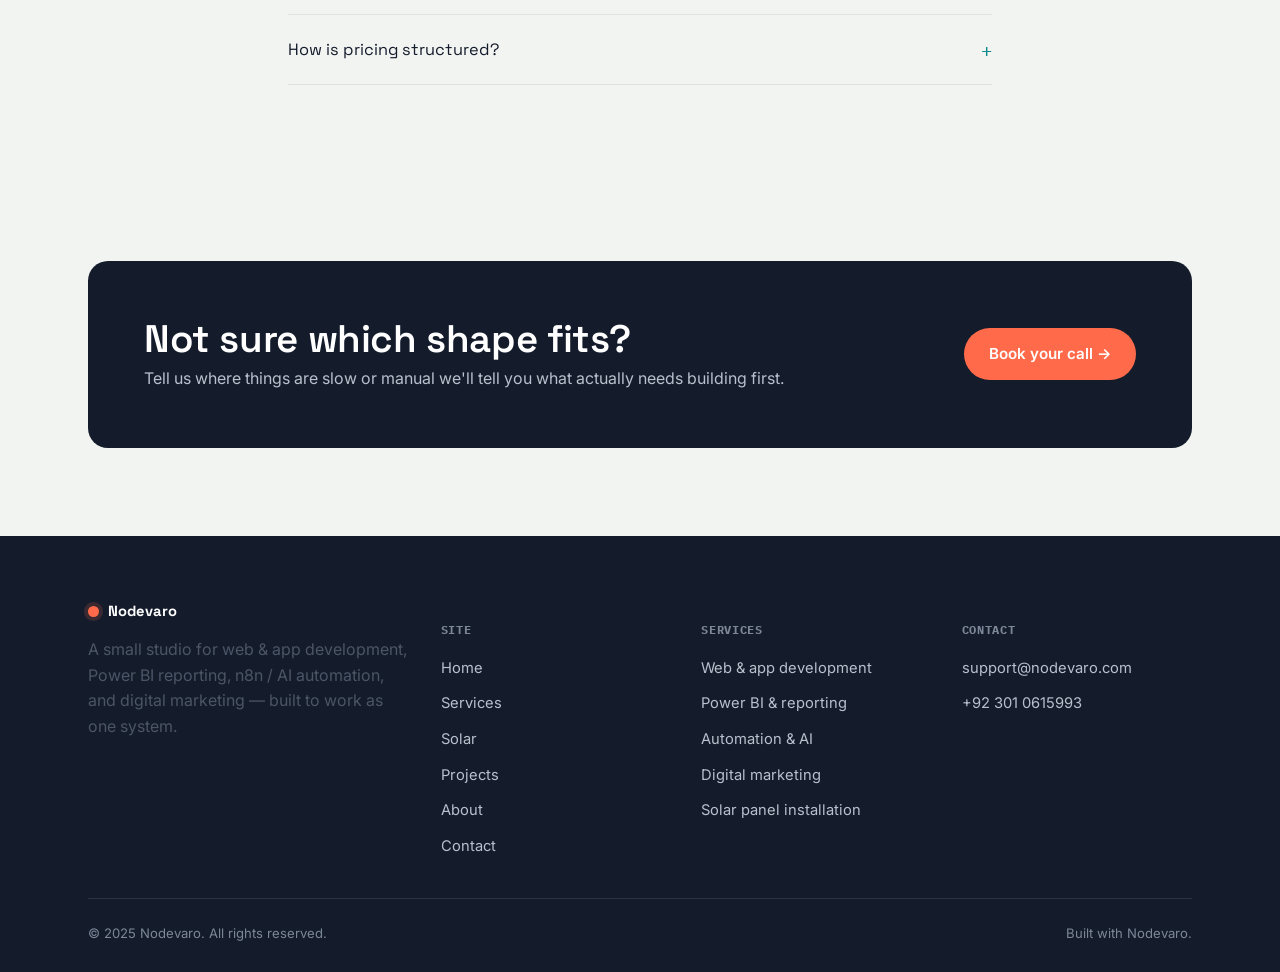
<file: services.html>
<!DOCTYPE html>
<html lang="en">
<head>
<meta charset="UTF-8">
<meta name="viewport" content="width=device-width, initial-scale=1.0">
<title>Services — Nodevaro</title>
<meta name="description" content="Web & Android app development, Power BI dashboards & reporting, n8n automation & AI assistants, and digital marketing — what's included in each, and how they fit together.">
<link rel="icon" type="image/svg+xml" href="assets/favicon.svg">
<link rel="preconnect" href="https://fonts.googleapis.com">
<link rel="preconnect" href="https://fonts.gstatic.com" crossorigin>
<link href="https://fonts.googleapis.com/css2?family=Space+Grotesk:wght@500;600;700&family=Inter:wght@400;500;600;700&family=IBM+Plex+Mono:wght@400;500&display=swap" rel="stylesheet">
<link rel="stylesheet" href="css/style.css">
</head>
<body>

<header class="site-header">
  <div class="container nav">
    <a href="index.html" class="logo"><span class="dot"></span>Nodevaro</a>
    <nav>
      <ul class="nav-links">
        <li><a href="index.html">Home</a></li>
        <li><a href="services.html" class="active">Services</a></li>
        <li><a href="solar.html">Solar</a></li>
        <li><a href="projects.html">Projects</a></li>
        <li><a href="about.html">About</a></li>
        <li><a href="contact.html">Contact</a></li>
      </ul>
    </nav>
    <div class="nav-cta">
      <a href="contact.html" class="btn btn-ghost">Get a quote</a>
      <button class="nav-toggle" aria-label="Toggle menu"><span></span><span></span><span></span></button>
    </div>
  </div>
</header>

<main>

  <section class="page-hero">
    <div class="container">
      <div class="eyebrow">Services</div>
      <h1>Everything between "we need a website" and "leads follow themselves up."</h1>
      <p class="lede">Pick one service, or let all four hand off to each other. Each section below covers what's included, and what a typical engagement looks like.</p>
    </div>
  </section>

  <!-- WEB DEVELOPMENT -->
  <section id="web-development">
    <div class="container">
      <div class="service-detail">
        <div>
          <div class="index">01 / 04</div>
          <div class="tag">Web &amp; App Development</div>
          <h2>Websites and Android apps built to load fast, rank, and actually get maintained.</h2>
        </div>
        <div>
          <p>We design and build marketing sites, booking/portal-style web apps, and small e-commerce stores. Every project starts from your content and goals, not a stock template and ships with clean, documented code so you're never locked to us to make a text change.</p>
          <p>Need a mobile presence too? We build Android apps using React Native, sharing logic and design language with the web build so both stay consistent as your business grows. Existing site already doing okay? We also take on redesigns, speed fixes, and ongoing maintenance for sites we didn't originally build.</p>
          <ul class="deliverables">
            <li>Custom design in Figma, reviewed with you before any code is written</li>
            <li>Responsive build (mobile, tablet, desktop) with accessible markup</li>
            <li>Android app development in React Native</li>
            <li>On-page SEO basics: page speed, meta tags, sitemap, structured data</li>
            <li>Content editing you can do yourself, or a CMS if you'd rather not</li>
            <li>30 days of post-launch support included</li>
          </ul>
          <div class="hero-actions" style="margin-top:26px;">
            <a href="contact.html" class="btn btn-primary">Start a web project</a>
          </div>
        </div>
      </div>
    </div>
  </section>

  <!-- AUTOMATION -->
  <section id="automation" class="section-alt">
    <div class="container">
      <div class="service-detail">
        <div>
          <div class="index">02 / 04</div>
          <div class="tag">Automation &amp; AI</div>
          <h2>n8n workflows and AI assistants that handle the repetitive parts of your business.</h2>
        </div>
        <div>
          <p>n8n lets us connect the tools you already run your inbox, CRM, spreadsheets, calendar, WhatsApp or Slack into workflows that move information between them without anyone copy-pasting. On top of that, we build AI assistants that read, reply, and route: qualifying a lead, answering a common support question, or drafting a first-pass response for a human to approve.</p>
          <p>For example, we've built fully automated AI virtual assistants for beauty clinic clients that handle appointment booking, answer customer queries, and send workflow notifications end to end no staff member manually confirming a slot. We start with the one or two workflows costing you the most hours, ship those, and expand from there so you see it working before committing to a bigger build.</p>
          <ul class="deliverables">
            <li>Lead capture, qualification, and CRM sync from your website forms</li>
            <li>AI chat &amp; booking assistant for FAQs, appointments, or first-line support</li>
            <li>Automated follow-ups, reminders, and invoice/payment nudges</li>
            <li>Internal reporting: data pulled and formatted automatically, on schedule</li>
            <li>Monitoring so a failed step alerts you instead of silently dropping data</li>
          </ul>
          <div class="hero-actions" style="margin-top:26px;">
            <a href="contact.html" class="btn btn-primary">Automate a workflow</a>
          </div>
        </div>
      </div>
    </div>
  </section>

  <!-- DATA ANALYTICS -->
  <section id="data-analytics">
    <div class="container">
      <div class="service-detail">
        <div>
          <div class="index">03 / 04</div>
          <div class="tag">Power BI &amp; Reporting</div>
          <h2>Dashboards that turn raw operational data into decisions an owner can act on.</h2>
        </div>
        <div>
          <p>Most small businesses generate more data than anyone has time to read bookings, sales, stock, spreadsheets exported from three different tools. We design and deliver Power BI dashboards and reporting solutions that pull that raw data together and turn it into a small set of numbers worth checking.</p>
          <p>We build for owners with no in-house analytics capability: the dashboard is designed to be read in two minutes, not interpreted by a data team, and updates on a schedule so you're never looking at last month's numbers.</p>
          <ul class="deliverables">
            <li>Power BI dashboards built around the metrics that actually drive decisions</li>
            <li>Data connected from your existing spreadsheets, CRM, or booking system</li>
            <li>Clear visuals designed for owners, not analysts</li>
            <li>Scheduled refreshes so reports stay current automatically</li>
            <li>A short walkthrough so you know how to read it yourself</li>
          </ul>
          <div class="hero-actions" style="margin-top:26px;">
            <a href="contact.html" class="btn btn-primary">Build a dashboard</a>
          </div>
        </div>
      </div>
    </div>
  </section>

  <!-- MARKETING -->
  <section id="marketing" class="section-alt">
    <div class="container">
      <div class="service-detail">
        <div>
          <div class="index">04 / 04</div>
          <div class="tag">Digital Marketing</div>
          <h2>Marketing aimed at the site and automations we just built you.</h2>
        </div>
        <div>
          <p>Traffic is only useful if something on the other end can act on it so our marketing work is designed to feed the forms, chat assistants, and follow-up workflows we set up. That might mean SEO content, a managed social presence, or paid campaigns, depending on where your customers actually are.</p>
          <p>You'll get a plain-language monthly report: what ran, what it cost, and what came out the other end not a wall of vanity metrics.</p>
          <ul class="deliverables">
            <li>SEO: keyword targeting, content briefs, and technical fixes</li>
            <li>Social media management and content calendar</li>
            <li>Paid ads on Google and Meta, budgeted and optimised monthly</li>
            <li>Email marketing sequences tied into your automations</li>
            <li>Monthly reporting in plain language, not a raw analytics export</li>
          </ul>
          <div class="hero-actions" style="margin-top:26px;">
            <a href="contact.html" class="btn btn-primary">Plan a campaign</a>
          </div>
        </div>
      </div>
    </div>
  </section>

  <!-- ENGAGEMENT SHAPE -->
  <section>
    <div class="container">
      <div class="section-head center">
        <div class="eyebrow">How engagements are scoped</div>
        <h2>Three shapes projects usually take.</h2>
        <p class="lede center" style="margin:0 auto;">Every quote is fixed-scope and given upfront these are starting points for the conversation, not price tags.</p>
      </div>

      <div class="tier-grid">
        <div class="tier">
          <h4>Single project</h4>
          <p class="for">For a defined need: a new site, or one automation.</p>
          <ul>
            <li>One clear deliverable</li>
            <li>Fixed timeline &amp; fixed quote</li>
            <li>30 days support after launch</li>
          </ul>
        </div>
        <div class="tier featured">
          <h4>Build &amp; automate</h4>
          <p class="for">For a site plus the workflows behind it.</p>
          <ul>
            <li>Web build + 2–4 automations</li>
            <li>Shared context, faster delivery</li>
            <li>90 days support after launch</li>
          </ul>
        </div>
        <div class="tier">
          <h4>Ongoing partner</h4>
          <p class="for">For teams that want all three running monthly.</p>
          <ul>
            <li>Site maintenance &amp; new automations</li>
            <li>Always-on marketing management</li>
            <li>Monthly review call &amp; reporting</li>
          </ul>
        </div>
      </div>
    </div>
  </section>

  <!-- FAQ -->
  <section>
    <div class="container" style="max-width:760px;">
      <div class="section-head">
        <div class="eyebrow">Common questions</div>
        <h2>Before you book a call</h2>
      </div>

      <div class="faq-item open">
        <button class="faq-q">Do I need all three services, or can I start with one?<span class="plus">+</span></button>
        <div class="faq-a"><p>Start with whichever is costing you the most right now. Most clients begin with either a website rebuild or a single automation, and add the rest once they've seen it work.</p></div>
      </div>
      <div class="faq-item">
        <button class="faq-q">What does "n8n automation" actually mean for my business?<span class="plus">+</span></button>
        <div class="faq-a"><p>It means the manual steps between your tools copying a lead into a spreadsheet, sending a follow-up email, chasing an unpaid invoice happen automatically, using the apps you already use.</p></div>
      </div>
      <div class="faq-item">
        <button class="faq-q">Can you work with our existing website or tools?<span class="plus">+</span></button>
        <div class="faq-a"><p>Usually, yes. We audit what you have on the discovery call and tell you honestly whether it's worth extending or better to rebuild.</p></div>
      </div>
      <div class="faq-item">
        <button class="faq-q">How is pricing structured?<span class="plus">+</span></button>
        <div class="faq-a"><p>Every project gets a fixed-scope quote before work starts, based on the discovery call. No hourly surprises.</p></div>
      </div>
    </div>
  </section>

  <section>
    <div class="container">
      <div class="cta-band">
        <div>
          <h2>Not sure which shape fits?</h2>
          <p>Tell us where things are slow or manual we'll tell you what actually needs building first.</p>
        </div>
        <a href="contact.html" class="btn btn-coral">Book your call →</a>
      </div>
    </div>
  </section>

</main>

<footer class="site-footer">
  <div class="container">
    <div class="footer-grid">
      <div class="footer-col">
        <a href="index.html" class="logo"><span class="dot"></span>Nodevaro</a>
        <p style="margin-top:14px;max-width:32ch;">A small studio for web &amp; app development, Power BI reporting, n8n / AI automation, and digital marketing — built to work as one system.</p>
      </div>
      <div class="footer-col">
        <h5>Site</h5>
        <ul>
          <li><a href="index.html">Home</a></li>
          <li><a href="services.html">Services</a></li>
          <li><a href="solar.html">Solar</a></li>
          <li><a href="projects.html">Projects</a></li>
          <li><a href="about.html">About</a></li>
          <li><a href="contact.html">Contact</a></li>
        </ul>
      </div>
      <div class="footer-col">
        <h5>Services</h5>
        <ul>
          <li><a href="services.html#web-development">Web &amp; app development</a></li>
          <li><a href="services.html#data-analytics">Power BI &amp; reporting</a></li>
          <li><a href="services.html#automation">Automation &amp; AI</a></li>
          <li><a href="services.html#marketing">Digital marketing</a></li>
          <li><a href="solar.html">Solar panel installation</a></li>
        </ul>
      </div>
      <div class="footer-col">
        <h5>Contact</h5>
        <ul>
          <li><a href="mailto:ameerhamzaabbas4@gmail.com">support@nodevaro.com</a></li>
          <li><a href="tel:+923010615993">+92 301 0615993</a></li>
        </ul>
      </div>
    </div>
    <div class="footer-bottom">
      <span>© 2025 Nodevaro. All rights reserved.</span>
      <span>Built with Nodevaro.</span>
    </div>
  </div>
</footer>

<script src="js/main.js"></script>
</body>
</html>
</file>
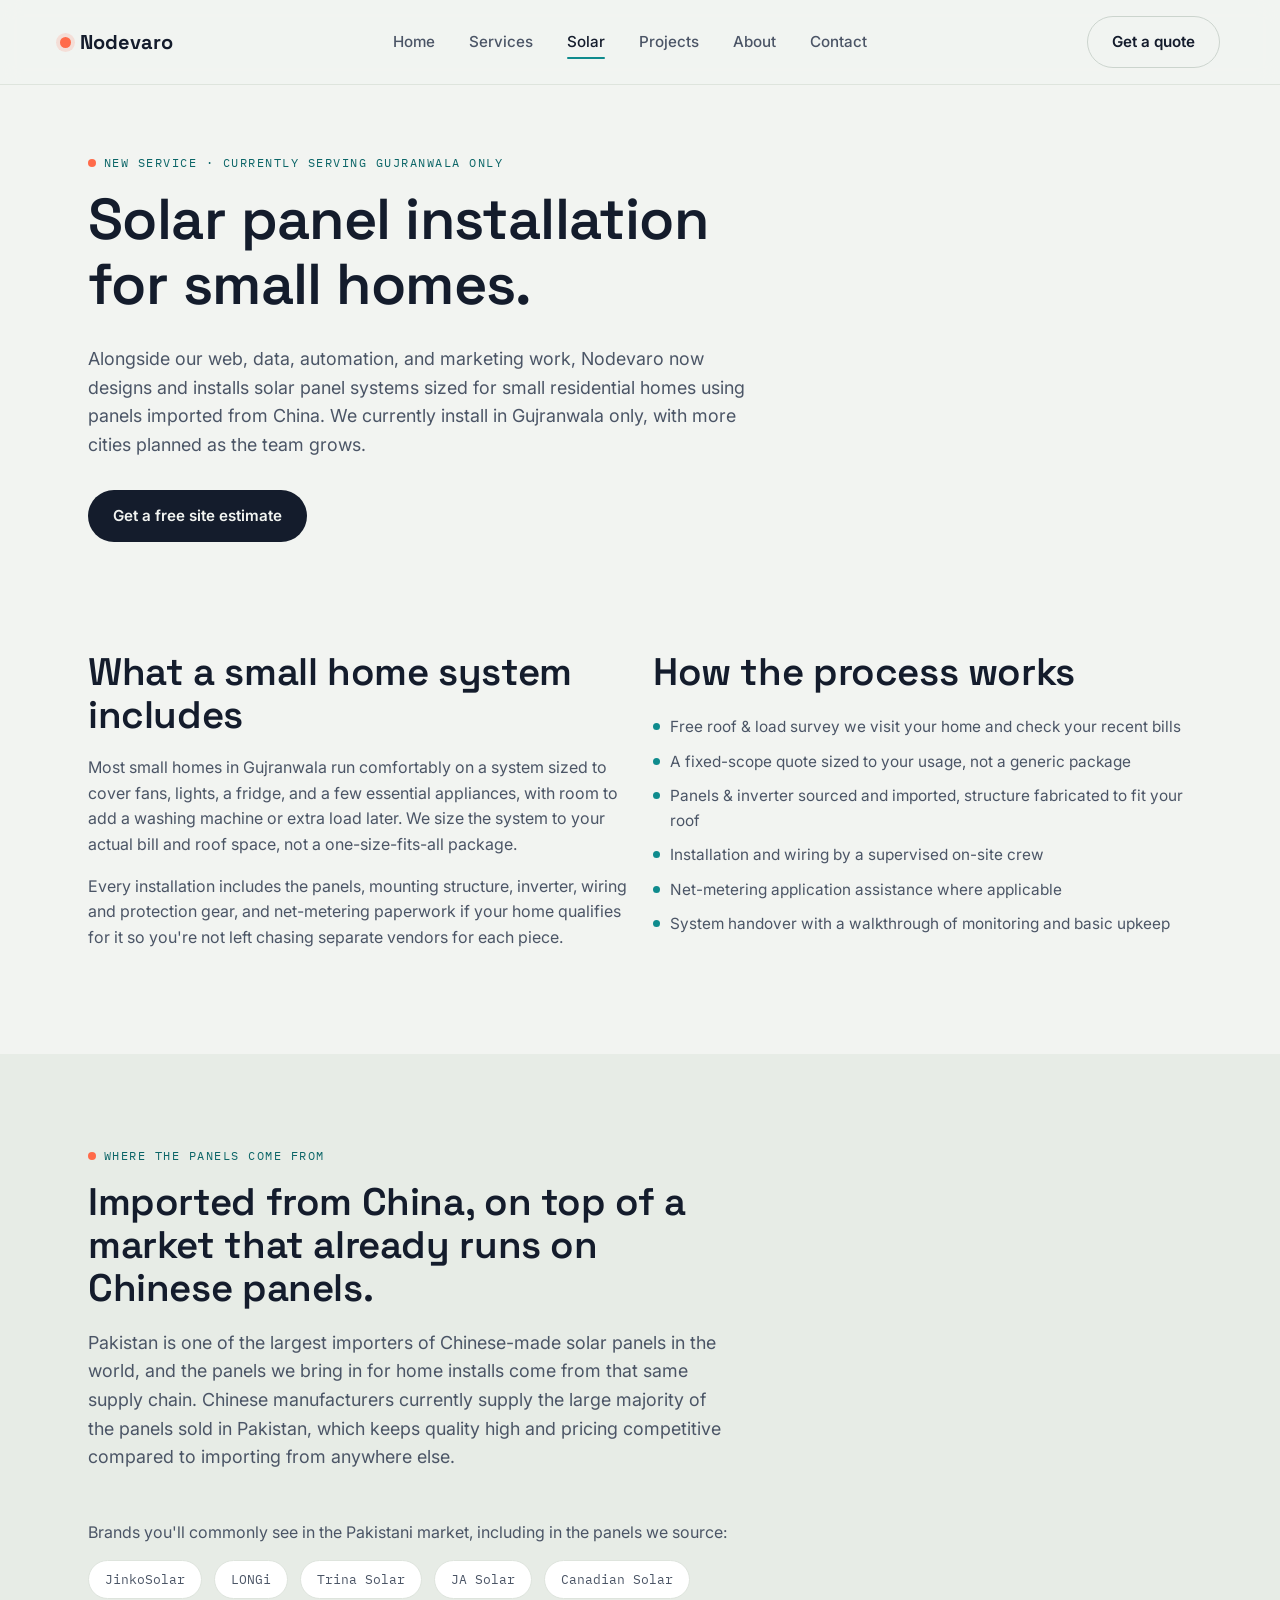
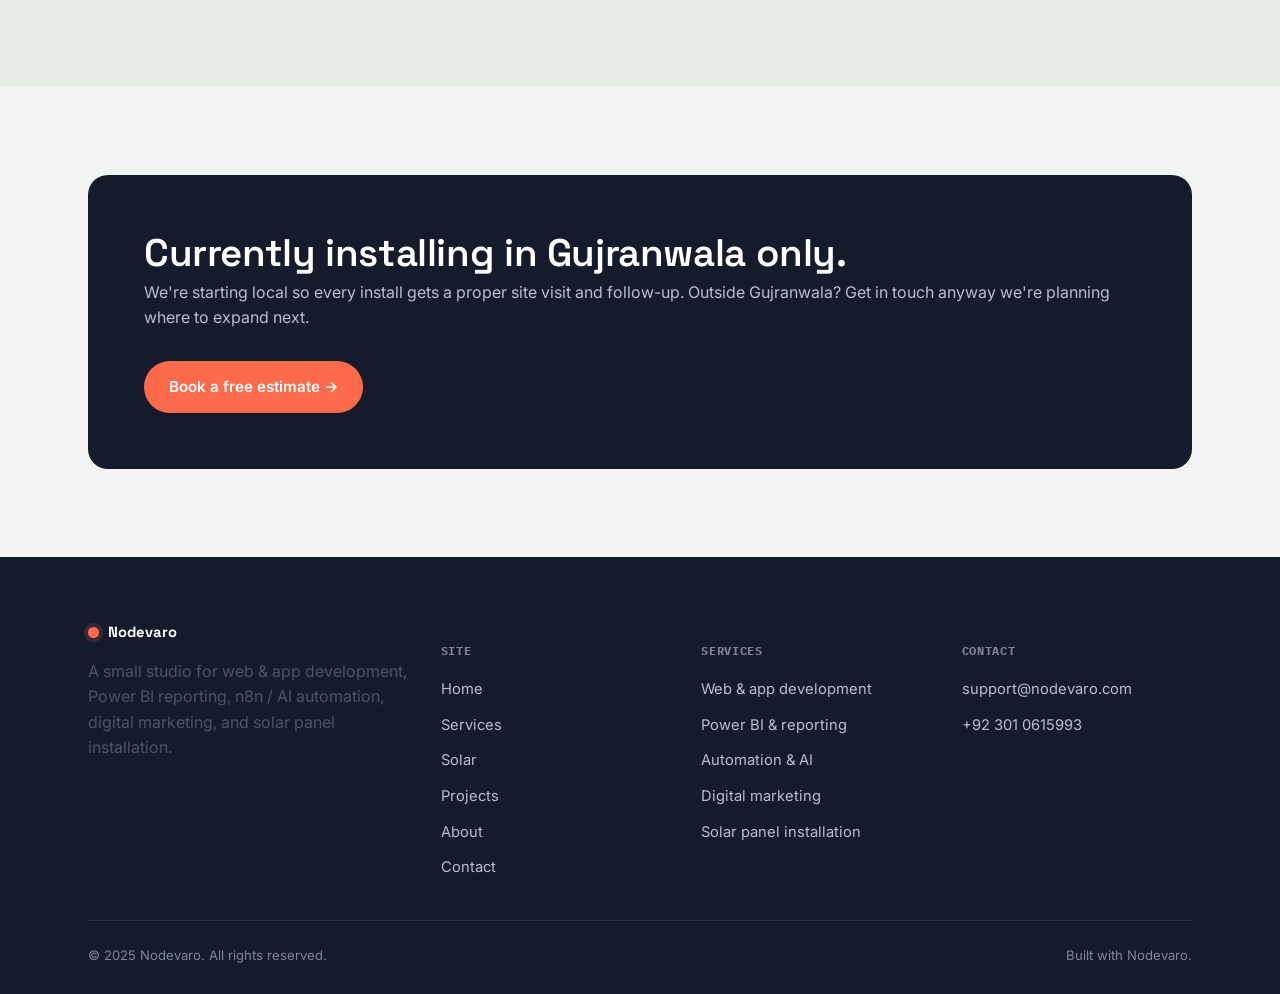
<file: solar.html>
<!DOCTYPE html>
<html lang="en">
<head>
<meta charset="UTF-8">
<meta name="viewport" content="width=device-width, initial-scale=1.0">
<title>Solar Panel Installation — Nodevaro</title>
<meta name="description" content="Nodevaro now installs solar panel systems for small homes in Gujranwala, using panels imported from China. See how the process works and what's included.">
<link rel="icon" type="image/svg+xml" href="assets/favicon.svg">
<link rel="preconnect" href="https://fonts.googleapis.com">
<link rel="preconnect" href="https://fonts.gstatic.com" crossorigin>
<link href="https://fonts.googleapis.com/css2?family=Space+Grotesk:wght@500;600;700&family=Inter:wght@400;500;600;700&family=IBM+Plex+Mono:wght@400;500&display=swap" rel="stylesheet">
<link rel="stylesheet" href="css/style.css">
</head>
<body>

<header class="site-header">
  <div class="container nav">
    <a href="index.html" class="logo"><span class="dot"></span>Nodevaro</a>
    <nav>
      <ul class="nav-links">
        <li><a href="index.html">Home</a></li>
        <li><a href="services.html">Services</a></li>
        <li><a href="solar.html" class="active">Solar</a></li>
        <li><a href="projects.html">Projects</a></li>
        <li><a href="about.html">About</a></li>
        <li><a href="contact.html">Contact</a></li>
      </ul>
    </nav>
    <div class="nav-cta">
      <a href="contact.html" class="btn btn-ghost">Get a quote</a>
      <button class="nav-toggle" aria-label="Toggle menu"><span></span><span></span><span></span></button>
    </div>
  </div>
</header>

<main>

  <section class="page-hero">
    <div class="container">
      <div class="eyebrow">New service · Currently serving Gujranwala only</div>
      <h1>Solar panel installation for small homes.</h1>
      <p class="lede">Alongside our web, data, automation, and marketing work, Nodevaro now designs and installs solar panel systems sized for small residential homes using panels imported from China. We currently install in Gujranwala only, with more cities planned as the team grows.</p>
      <div class="hero-actions">
        <a href="contact.html" class="btn btn-primary">Get a free site estimate</a>
      </div>
    </div>
  </section>

  <!-- WHAT'S INCLUDED -->
  <section>
    <div class="container grid-2">
      <div>
        <h2>What a small home system includes</h2>
        <p>Most small homes in Gujranwala run comfortably on a system sized to cover fans, lights, a fridge, and a few essential appliances, with room to add a washing machine or extra load later. We size the system to your actual bill and roof space, not a one-size-fits-all package.</p>
        <p>Every installation includes the panels, mounting structure, inverter, wiring and protection gear, and net-metering paperwork if your home qualifies for it so you're not left chasing separate vendors for each piece.</p>
      </div>
      <div>
        <h2>How the process works</h2>
        <ul class="deliverables">
          <li>Free roof &amp; load survey we visit your home and check your recent bills</li>
          <li>A fixed-scope quote sized to your usage, not a generic package</li>
          <li>Panels &amp; inverter sourced and imported, structure fabricated to fit your roof</li>
          <li>Installation and wiring by a supervised on-site crew</li>
          <li>Net-metering application assistance where applicable</li>
          <li>System handover with a walkthrough of monitoring and basic upkeep</li>
        </ul>
      </div>
    </div>
  </section>

  <!-- SOURCING -->
  <section class="section-alt">
    <div class="container">
      <div class="section-head">
        <div class="eyebrow">Where the panels come from</div>
        <h2>Imported from China, on top of a market that already runs on Chinese panels.</h2>
        <p class="lede" style="margin:0;">Pakistan is one of the largest importers of Chinese-made solar panels in the world, and the panels we bring in for home installs come from that same supply chain. Chinese manufacturers currently supply the large majority of the panels sold in Pakistan, which keeps quality high and pricing competitive compared to importing from anywhere else.</p>
      </div>
      <div style="margin-top:28px;">
        <p style="color:var(--ink-soft);margin-bottom:14px;">Brands you'll commonly see in the Pakistani market, including in the panels we source:</p>
        <div class="brand-strip">
          <span class="brand-pill">JinkoSolar</span>
          <span class="brand-pill">LONGi</span>
          <span class="brand-pill">Trina Solar</span>
          <span class="brand-pill">JA Solar</span>
          <span class="brand-pill">Canadian Solar</span>
        </div>
      </div>
    </div>
  </section>

  <!-- SERVICE AREA -->
  <section>
    <div class="container">
      <div class="cta-band">
        <div>
          <h2>Currently installing in Gujranwala only.</h2>
          <p>We're starting local so every install gets a proper site visit and follow-up. Outside Gujranwala? Get in touch anyway we're planning where to expand next.</p>
        </div>
        <a href="contact.html" class="btn btn-coral">Book a free estimate →</a>
      </div>
    </div>
  </section>

</main>

<footer class="site-footer">
  <div class="container">
    <div class="footer-grid">
      <div class="footer-col">
        <a href="index.html" class="logo"><span class="dot"></span>Nodevaro</a>
        <p style="margin-top:14px;max-width:32ch;">A small studio for web &amp; app development, Power BI reporting, n8n / AI automation, digital marketing, and solar panel installation.</p>
      </div>
      <div class="footer-col">
        <h5>Site</h5>
        <ul>
          <li><a href="index.html">Home</a></li>
          <li><a href="services.html">Services</a></li>
          <li><a href="solar.html">Solar</a></li>
          <li><a href="projects.html">Projects</a></li>
          <li><a href="about.html">About</a></li>
          <li><a href="contact.html">Contact</a></li>
        </ul>
      </div>
      <div class="footer-col">
        <h5>Services</h5>
        <ul>
          <li><a href="services.html#web-development">Web &amp; app development</a></li>
          <li><a href="services.html#data-analytics">Power BI &amp; reporting</a></li>
          <li><a href="services.html#automation">Automation &amp; AI</a></li>
          <li><a href="services.html#marketing">Digital marketing</a></li>
          <li><a href="solar.html">Solar panel installation</a></li>
        </ul>
      </div>
      <div class="footer-col">
        <h5>Contact</h5>
        <ul>
          <li><a href="mailto:ameerhamzaabbas4@gmail.com">support@nodevaro.com</a></li>
          <li><a href="tel:+923010615993">+92 301 0615993</a></li>
        </ul>
      </div>
    </div>
    <div class="footer-bottom">
      <span>© 2025 Nodevaro. All rights reserved.</span>
      <span>Built with Nodevaro.</span>
    </div>
  </div>
</footer>

<script src="js/main.js"></script>
</body>
</html>
</file>
<file: css/style.css>
/* ==========================================================================
   Nodevaro — shared stylesheet
   Design tokens
   ========================================================================== */
:root {
  --bg: #F2F4F1;
  --bg-alt: #E7ECE6;
  --panel: #FFFFFF;
  --ink: #141C2C;
  --ink-soft: #4B5566;
  --ink-faint: #7C8798;
  --teal: #0F8B8D;
  --teal-deep: #0B6567;
  --coral: #FF6B4A;
  --amber: #F4B740;
  --line: #CBD4CD;
  --line-soft: #DEE4DD;

  --font-display: 'Space Grotesk', 'Segoe UI', sans-serif;
  --font-body: 'Inter', 'Segoe UI', sans-serif;
  --font-mono: 'IBM Plex Mono', 'Courier New', monospace;

  --radius: 14px;
  --radius-sm: 8px;
  --container: 1160px;
}

* { box-sizing: border-box; }
html { scroll-behavior: smooth; }

body {
  margin: 0;
  background: var(--bg);
  color: var(--ink);
  font-family: var(--font-body);
  font-size: 16px;
  line-height: 1.6;
  -webkit-font-smoothing: antialiased;
}

img, svg { max-width: 100%; display: block; }

a { color: inherit; text-decoration: none; }

.container {
  max-width: var(--container);
  margin: 0 auto;
  padding: 0 28px;
}

h1, h2, h3, h4 {
  font-family: var(--font-display);
  line-height: 1.12;
  margin: 0 0 .5em;
  letter-spacing: -0.01em;
  font-weight: 600;
}

h1 { font-size: clamp(2.3rem, 5vw, 3.6rem); }
h2 { font-size: clamp(1.7rem, 3.2vw, 2.4rem); }
h3 { font-size: 1.28rem; }

p { margin: 0 0 1em; color: var(--ink-soft); }

.eyebrow {
  font-family: var(--font-mono);
  font-size: 0.78rem;
  letter-spacing: 0.12em;
  text-transform: uppercase;
  color: var(--teal-deep);
  display: inline-flex;
  align-items: center;
  gap: 8px;
  margin-bottom: 14px;
}
.eyebrow::before {
  content: '';
  width: 8px; height: 8px;
  border-radius: 50%;
  background: var(--coral);
  display: inline-block;
}

.lede {
  font-size: 1.12rem;
  color: var(--ink-soft);
  max-width: 60ch;
}

/* ==========================================================================
   Buttons
   ========================================================================== */
.btn {
  font-family: var(--font-body);
  font-weight: 600;
  font-size: 0.95rem;
  padding: 13px 24px;
  border-radius: 999px;
  border: 1.5px solid transparent;
  display: inline-flex;
  align-items: center;
  gap: 8px;
  cursor: pointer;
  transition: transform .15s ease, box-shadow .15s ease, background .15s ease, color .15s ease;
}
.btn:active { transform: translateY(1px); }

.btn-primary {
  background: var(--ink);
  color: var(--bg);
}
.btn-primary:hover { background: var(--teal-deep); box-shadow: 0 8px 20px -8px rgba(15,139,141,0.55); }

.btn-ghost {
  background: transparent;
  color: var(--ink);
  border-color: var(--line);
}
.btn-ghost:hover { border-color: var(--ink); }

.btn-coral {
  background: var(--coral);
  color: #fff;
}
.btn-coral:hover { background: #e85a3c; box-shadow: 0 8px 20px -8px rgba(255,107,74,0.55); }

.btn-block { width: 100%; justify-content: center; }

/* ==========================================================================
   Header / Nav
   ========================================================================== */
.site-header {
  position: sticky;
  top: 0;
  z-index: 100;
  background: rgba(242,244,241,0.86);
  backdrop-filter: blur(10px);
  border-bottom: 1px solid var(--line-soft);
}
.nav {
  display: flex;
  align-items: center;
  justify-content: space-between;
  padding: 16px 0;
}
.logo {
  display: flex;
  align-items: center;
  gap: 9px;
  font-family: var(--font-display);
  font-weight: 700;
  font-size: 1.25rem;
  color: var(--ink);
}
.logo .dot {
  width: 11px; height: 11px;
  border-radius: 50%;
  background: var(--coral);
  box-shadow: 0 0 0 4px rgba(255,107,74,0.16);
}
.nav-links {
  display: flex;
  align-items: center;
  gap: 34px;
  list-style: none;
  margin: 0; padding: 0;
}
.nav-links a {
  font-size: 0.95rem;
  font-weight: 500;
  color: var(--ink-soft);
  position: relative;
  padding: 4px 0;
}
.nav-links a:hover, .nav-links a.active { color: var(--ink); }
.nav-links a.active::after {
  content: '';
  position: absolute;
  left: 0; right: 0; bottom: -4px;
  height: 2px;
  background: var(--teal);
  border-radius: 2px;
}
.nav-cta { display: flex; align-items: center; gap: 18px; }
.nav-toggle {
  display: none;
  flex-direction: column;
  gap: 5px;
  background: none;
  border: none;
  cursor: pointer;
  padding: 6px;
}
.nav-toggle span { width: 22px; height: 2px; background: var(--ink); border-radius: 2px; }

@media (max-width: 860px) {
  .nav-links {
    position: absolute;
    top: 100%; left: 0; right: 0;
    background: var(--bg);
    border-bottom: 1px solid var(--line-soft);
    flex-direction: column;
    align-items: flex-start;
    gap: 4px;
    padding: 10px 28px 20px;
    display: none;
  }
  .nav-links.open { display: flex; }
  .nav-links a { padding: 10px 0; width: 100%; }
  .nav-toggle { display: flex; }
  .nav-cta .btn-ghost { display: none; }
}

/* ==========================================================================
   Sections / layout helpers
   ========================================================================== */
section { padding: 88px 0; }
.section-tight { padding: 56px 0; }
.section-alt { background: var(--bg-alt); }
.section-ink { background: var(--ink); color: #EDEFEC; }
.section-ink p { color: #B8C0CC; }
.section-ink .eyebrow { color: var(--amber); }

.section-head {
  max-width: 640px;
  margin-bottom: 48px;
}
.section-head.center { margin-left: auto; margin-right: auto; text-align: center; }

.grid-3 {
  display: grid;
  grid-template-columns: repeat(3, 1fr);
  gap: 26px;
}
.grid-2 {
  display: grid;
  grid-template-columns: 1fr 1fr;
  gap: 26px;
}
.grid-4 {
  display: grid;
  grid-template-columns: repeat(4, 1fr);
  gap: 26px;
}
@media (max-width: 1100px) {
  .grid-4 { grid-template-columns: repeat(2, 1fr); }
}
@media (max-width: 900px) {
  .grid-3, .grid-2 { grid-template-columns: 1fr; }
}
@media (max-width: 600px) {
  .grid-4 { grid-template-columns: 1fr; }
}

.card {
  background: var(--panel);
  border: 1px solid var(--line-soft);
  border-radius: var(--radius);
  padding: 32px;
}

.tag {
  font-family: var(--font-mono);
  font-size: 0.72rem;
  letter-spacing: 0.06em;
  text-transform: uppercase;
  background: var(--bg-alt);
  border: 1px solid var(--line);
  color: var(--ink-soft);
  padding: 4px 10px;
  border-radius: 999px;
  display: inline-block;
}

hr.rule {
  border: none;
  border-top: 1px solid var(--line);
  margin: 0;
}

/* ==========================================================================
   Hero + workflow node diagram (signature element)
   ========================================================================== */
.hero {
  padding-top: 72px;
  padding-bottom: 40px;
}
.hero-grid {
  display: grid;
  grid-template-columns: 1.05fr 0.95fr;
  gap: 40px;
  align-items: center;
}
@media (max-width: 980px) {
  .hero-grid { grid-template-columns: 1fr; }
}
.hero-actions {
  display: flex;
  gap: 14px;
  flex-wrap: wrap;
  margin-top: 30px;
}
.hero-proof {
  display: flex;
  gap: 26px;
  margin-top: 46px;
  flex-wrap: wrap;
}
.hero-proof div { font-family: var(--font-mono); font-size: 0.78rem; color: var(--ink-faint); }
.hero-proof strong { display: block; font-family: var(--font-display); font-size: 1.4rem; color: var(--ink); }

.node-canvas {
  background: var(--panel);
  border: 1px solid var(--line-soft);
  border-radius: 18px;
  padding: 18px;
}

.flow-line {
  stroke: var(--line);
  stroke-width: 2;
  fill: none;
}
.flow-line-active {
  stroke: var(--teal);
  stroke-width: 2;
  fill: none;
  stroke-dasharray: 7 8;
  animation: flow-dash 1.6s linear infinite;
}
@keyframes flow-dash { to { stroke-dashoffset: -60; } }

.node-circle { fill: var(--panel); stroke: var(--ink); stroke-width: 1.6; }
.node-circle.on { stroke: var(--teal); }
.node-dot { fill: var(--coral); }
.node-label {
  font-family: var(--font-mono);
  font-size: 11px;
  fill: var(--ink-soft);
}

/* Process / node-chain divider used on the home + services pages */
.chain {
  display: flex;
  align-items: flex-start;
  justify-content: space-between;
  gap: 10px;
  margin: 10px 0 54px;
}
.chain-step { flex: 1; text-align: left; }
.chain-node {
  width: 34px; height: 34px;
  border-radius: 50%;
  border: 1.6px solid var(--ink);
  background: var(--panel);
  display: flex; align-items: center; justify-content: center;
  font-family: var(--font-mono);
  font-size: 0.78rem;
  margin-bottom: 14px;
  position: relative;
}
.chain-step:nth-child(odd) .chain-node { border-color: var(--teal); color: var(--teal-deep); }
.chain-step:nth-child(even) .chain-node { border-color: var(--coral); color: var(--coral); }
.chain-connector {
  flex: 0 0 auto;
  width: 60px;
  height: 1.6px;
  background: repeating-linear-gradient(90deg, var(--line) 0 6px, transparent 6px 11px);
  margin-top: 17px;
}
@media (max-width: 900px) {
  .chain { flex-direction: column; }
  .chain-connector { display: none; }
}

/* ==========================================================================
   Service cards / icons
   ========================================================================== */
.service-card {
  background: var(--panel);
  border: 1px solid var(--line-soft);
  border-radius: var(--radius);
  padding: 34px 30px;
  transition: box-shadow .18s ease, transform .18s ease;
}
.service-card:hover { box-shadow: 0 18px 40px -24px rgba(20,28,44,0.35); transform: translateY(-3px); }
.service-icon {
  width: 46px; height: 46px;
  margin-bottom: 20px;
}
.service-card ul { margin: 16px 0 0; padding-left: 20px; color: var(--ink-soft); }
.service-card li { margin-bottom: 6px; }
.service-card .learn { display: inline-flex; align-items: center; gap: 6px; margin-top: 18px; font-weight: 600; color: var(--teal-deep); }

/* Detailed service blocks on services.html */
.service-detail {
  display: grid;
  grid-template-columns: 0.85fr 1.15fr;
  gap: 50px;
  align-items: start;
  padding: 56px 0;
}
.service-detail:not(:last-child) { border-bottom: 1px solid var(--line-soft); }
@media (max-width: 900px) {
  .service-detail { grid-template-columns: 1fr; gap: 24px; }
}
.service-detail .index {
  font-family: var(--font-mono);
  color: var(--ink-faint);
  font-size: 0.85rem;
}
.deliverables {
  list-style: none;
  margin: 22px 0 0;
  padding: 0;
  display: grid;
  gap: 10px;
}
.deliverables li {
  display: flex;
  gap: 10px;
  color: var(--ink-soft);
  font-size: 0.96rem;
}
.deliverables li::before {
  content: '';
  flex: 0 0 auto;
  width: 7px; height: 7px;
  border-radius: 50%;
  background: var(--teal);
  margin-top: 8px;
}

.tier-grid {
  display: grid;
  grid-template-columns: repeat(3, 1fr);
  gap: 20px;
  margin-top: 24px;
}
@media (max-width: 900px) { .tier-grid { grid-template-columns: 1fr; } }
.tier {
  border: 1px solid var(--line-soft);
  border-radius: var(--radius);
  padding: 24px;
  background: var(--panel);
}
.tier.featured { border-color: var(--teal); box-shadow: 0 0 0 1px var(--teal); }
.tier h4 { font-family: var(--font-mono); text-transform: uppercase; font-size: 0.82rem; letter-spacing: 0.06em; color: var(--ink-faint); margin-bottom: 6px; }
.tier p.for { color: var(--ink); font-weight: 500; margin-bottom: 16px; }
.tier ul { margin: 0; padding-left: 18px; color: var(--ink-soft); font-size: 0.92rem; }
.tier li { margin-bottom: 6px; }

/* ==========================================================================
   Customer reviews
   ========================================================================== */
.review-grid {
  display: grid;
  grid-template-columns: repeat(3, 1fr);
  gap: 22px;
}
@media (max-width: 900px) { .review-grid { grid-template-columns: 1fr; } }
.review-card {
  background: var(--panel);
  border: 1px solid var(--line-soft);
  border-radius: var(--radius);
  padding: 28px;
  display: flex;
  flex-direction: column;
  height: 100%;
}
.review-stars {
  color: var(--amber);
  font-size: 0.95rem;
  letter-spacing: 2px;
  margin-bottom: 14px;
}
.review-quote {
  color: var(--ink);
  font-size: 1rem;
  flex-grow: 1;
  margin-bottom: 20px;
}
.review-person {
  display: flex;
  align-items: center;
  gap: 12px;
}
.review-avatar {
  width: 40px; height: 40px;
  border-radius: 50%;
  background: var(--bg-alt);
  border: 1.5px solid var(--line);
  display: flex;
  align-items: center;
  justify-content: center;
  font-family: var(--font-display);
  font-weight: 700;
  font-size: 0.9rem;
  color: var(--teal-deep);
  flex: 0 0 auto;
}
.review-person .who strong { display: block; font-size: 0.92rem; color: var(--ink); }
.review-person .who span { font-family: var(--font-mono); font-size: 0.76rem; color: var(--ink-faint); }

/* ==========================================================================
   Testimonial / stats / CTA band
   ========================================================================== */
.stat-band {
  display: grid;
  grid-template-columns: repeat(4, 1fr);
  gap: 24px;
  text-align: center;
}
@media (max-width: 780px) { .stat-band { grid-template-columns: repeat(2, 1fr); } }
.stat-band strong { display: block; font-family: var(--font-display); font-size: 2.2rem; }
.stat-band span { font-family: var(--font-mono); font-size: 0.78rem; color: var(--ink-faint); letter-spacing: .04em; }

.cta-band {
  background: var(--ink);
  color: #fff;
  border-radius: 20px;
  padding: 56px;
  display: flex;
  align-items: center;
  justify-content: space-between;
  gap: 30px;
  flex-wrap: wrap;
}
.cta-band h2 { margin-bottom: 6px; color: #fff; }
.cta-band p { color: #B8C0CC; margin: 0; }

/* ==========================================================================
   Forms
   ========================================================================== */
.form-panel {
  background: var(--panel);
  border: 1px solid var(--line-soft);
  border-radius: var(--radius);
  padding: 38px;
}
.field { margin-bottom: 20px; }
.field label {
  display: block;
  font-family: var(--font-mono);
  font-size: 0.78rem;
  text-transform: uppercase;
  letter-spacing: 0.05em;
  color: var(--ink-soft);
  margin-bottom: 8px;
}
.field input, .field textarea, .field select {
  width: 100%;
  font-family: var(--font-body);
  font-size: 0.98rem;
  padding: 13px 14px;
  border: 1.5px solid var(--line);
  border-radius: var(--radius-sm);
  background: var(--bg);
  color: var(--ink);
  transition: border-color .15s ease;
}
.field input:focus, .field textarea:focus, .field select:focus {
  outline: none;
  border-color: var(--teal);
}
.field textarea { resize: vertical; min-height: 130px; }
.field-row { display: grid; grid-template-columns: 1fr 1fr; gap: 18px; }
@media (max-width: 640px) { .field-row { grid-template-columns: 1fr; } }
.form-note { font-size: 0.85rem; color: var(--ink-faint); margin-top: 10px; }
.form-status {
  display: none;
  padding: 14px 16px;
  border-radius: var(--radius-sm);
  font-size: 0.92rem;
  margin-bottom: 18px;
}
.form-status.success { display: block; background: #E4F4EF; color: var(--teal-deep); border: 1px solid #B7DFD3; }
.form-status.error { display: block; background: #FDEAE5; color: #B3401F; border: 1px solid #F3C3B4; }

/* ==========================================================================
   FAQ accordion
   ========================================================================== */
.faq-item { border-bottom: 1px solid var(--line-soft); }
.faq-q {
  width: 100%;
  text-align: left;
  background: none;
  border: none;
  padding: 22px 0;
  font-family: var(--font-display);
  font-size: 1.02rem;
  color: var(--ink);
  display: flex;
  justify-content: space-between;
  align-items: center;
  cursor: pointer;
}
.faq-q .plus { font-family: var(--font-mono); font-size: 1.2rem; color: var(--teal); transition: transform .2s ease; }
.faq-item.open .plus { transform: rotate(45deg); }
.faq-a {
  max-height: 0;
  overflow: hidden;
  transition: max-height .25s ease;
}
.faq-item.open .faq-a { max-height: 300px; }
.faq-a p { padding-bottom: 20px; margin: 0; }

/* ==========================================================================
   Footer
   ========================================================================== */
.site-footer {
  background: var(--ink);
  color: #B8C0CC;
  padding: 64px 0 28px;
}
.footer-grid {
  display: grid;
  grid-template-columns: 1.4fr 1fr 1fr 1fr;
  gap: 30px;
  padding-bottom: 40px;
}
@media (max-width: 780px) { .footer-grid { grid-template-columns: 1fr 1fr; } }
.site-footer .logo { color: #fff; }
.footer-col h5 {
  font-family: var(--font-mono);
  text-transform: uppercase;
  font-size: 0.75rem;
  letter-spacing: 0.06em;
  color: #7C8798;
  margin-bottom: 16px;
}
.footer-col ul { list-style: none; margin: 0; padding: 0; display: grid; gap: 10px; }
.footer-col a { color: #B8C0CC; font-size: 0.92rem; }
.footer-col a:hover { color: #fff; }
.footer-bottom {
  border-top: 1px solid rgba(255,255,255,0.1);
  padding-top: 24px;
  display: flex;
  justify-content: space-between;
  flex-wrap: wrap;
  gap: 10px;
  font-size: 0.82rem;
  color: #7C8798;
}

/* ==========================================================================
   Page hero (secondary pages)
   ========================================================================== */
.page-hero { padding: 64px 0 20px; }
.page-hero h1 { max-width: 18ch; }

/* ==========================================================================
   Team / founder cards
   ========================================================================== */
.team-grid {
  display: grid;
  grid-template-columns: repeat(3, 1fr);
  gap: 26px;
}
@media (max-width: 900px) { .team-grid { grid-template-columns: 1fr; } }
.team-card {
  background: var(--panel);
  border: 1px solid var(--line-soft);
  border-radius: var(--radius);
  padding: 28px;
  text-align: center;
}
.team-photo {
  width: 108px; height: 108px;
  border-radius: 50%;
  object-fit: cover;
  margin: 0 auto 16px;
  display: block;
  border: 1.5px solid var(--line);
}
.team-avatar {
  width: 108px; height: 108px;
  border-radius: 50%;
  background: var(--bg-alt);
  border: 1.5px solid var(--line);
  display: flex;
  align-items: center;
  justify-content: center;
  font-family: var(--font-display);
  font-weight: 700;
  font-size: 1.6rem;
  color: var(--teal-deep);
  margin: 0 auto 16px;
}
.team-card h3 { margin-bottom: 2px; }
.team-role {
  font-family: var(--font-mono);
  font-size: 0.78rem;
  letter-spacing: 0.04em;
  color: var(--ink-faint);
  margin-bottom: 14px;
}
.team-link {
  display: inline-flex;
  align-items: center;
  gap: 6px;
  font-weight: 600;
  font-size: 0.88rem;
  color: var(--teal-deep);
}

/* ==========================================================================
   Project / product cards
   ========================================================================== */
.project-grid {
  display: grid;
  grid-template-columns: repeat(3, 1fr);
  gap: 26px;
}
@media (max-width: 900px) { .project-grid { grid-template-columns: 1fr; } }
.project-card {
  background: var(--panel);
  border: 1px solid var(--line-soft);
  border-radius: var(--radius);
  padding: 28px;
  display: flex;
  flex-direction: column;
  height: 100%;
}
.project-status {
  display: inline-flex;
  align-self: flex-start;
  align-items: center;
  gap: 6px;
  font-family: var(--font-mono);
  font-size: 0.7rem;
  letter-spacing: 0.06em;
  text-transform: uppercase;
  padding: 4px 10px;
  border-radius: 999px;
  margin-bottom: 14px;
}
.project-status.live { background: rgba(15,139,141,0.12); color: var(--teal-deep); }
.project-status.soon { background: var(--bg-alt); color: var(--ink-faint); border: 1px solid var(--line); }
.project-card h3 { margin-bottom: 8px; }
.project-card p { color: var(--ink-soft); flex-grow: 1; }
.project-card .learn { margin-top: 16px; font-weight: 600; color: var(--teal-deep); display: inline-flex; align-items: center; gap: 6px; }

/* ==========================================================================
   Brand / supplier strip (solar page)
   ========================================================================== */
.brand-strip {
  display: flex;
  flex-wrap: wrap;
  gap: 12px;
}
.brand-pill {
  font-family: var(--font-mono);
  font-size: 0.82rem;
  color: var(--ink-soft);
  background: var(--panel);
  border: 1px solid var(--line-soft);
  border-radius: 999px;
  padding: 8px 16px;
}

/* Utility */
.mt-0 { margin-top: 0; }
.center { text-align: center; }
</file>
